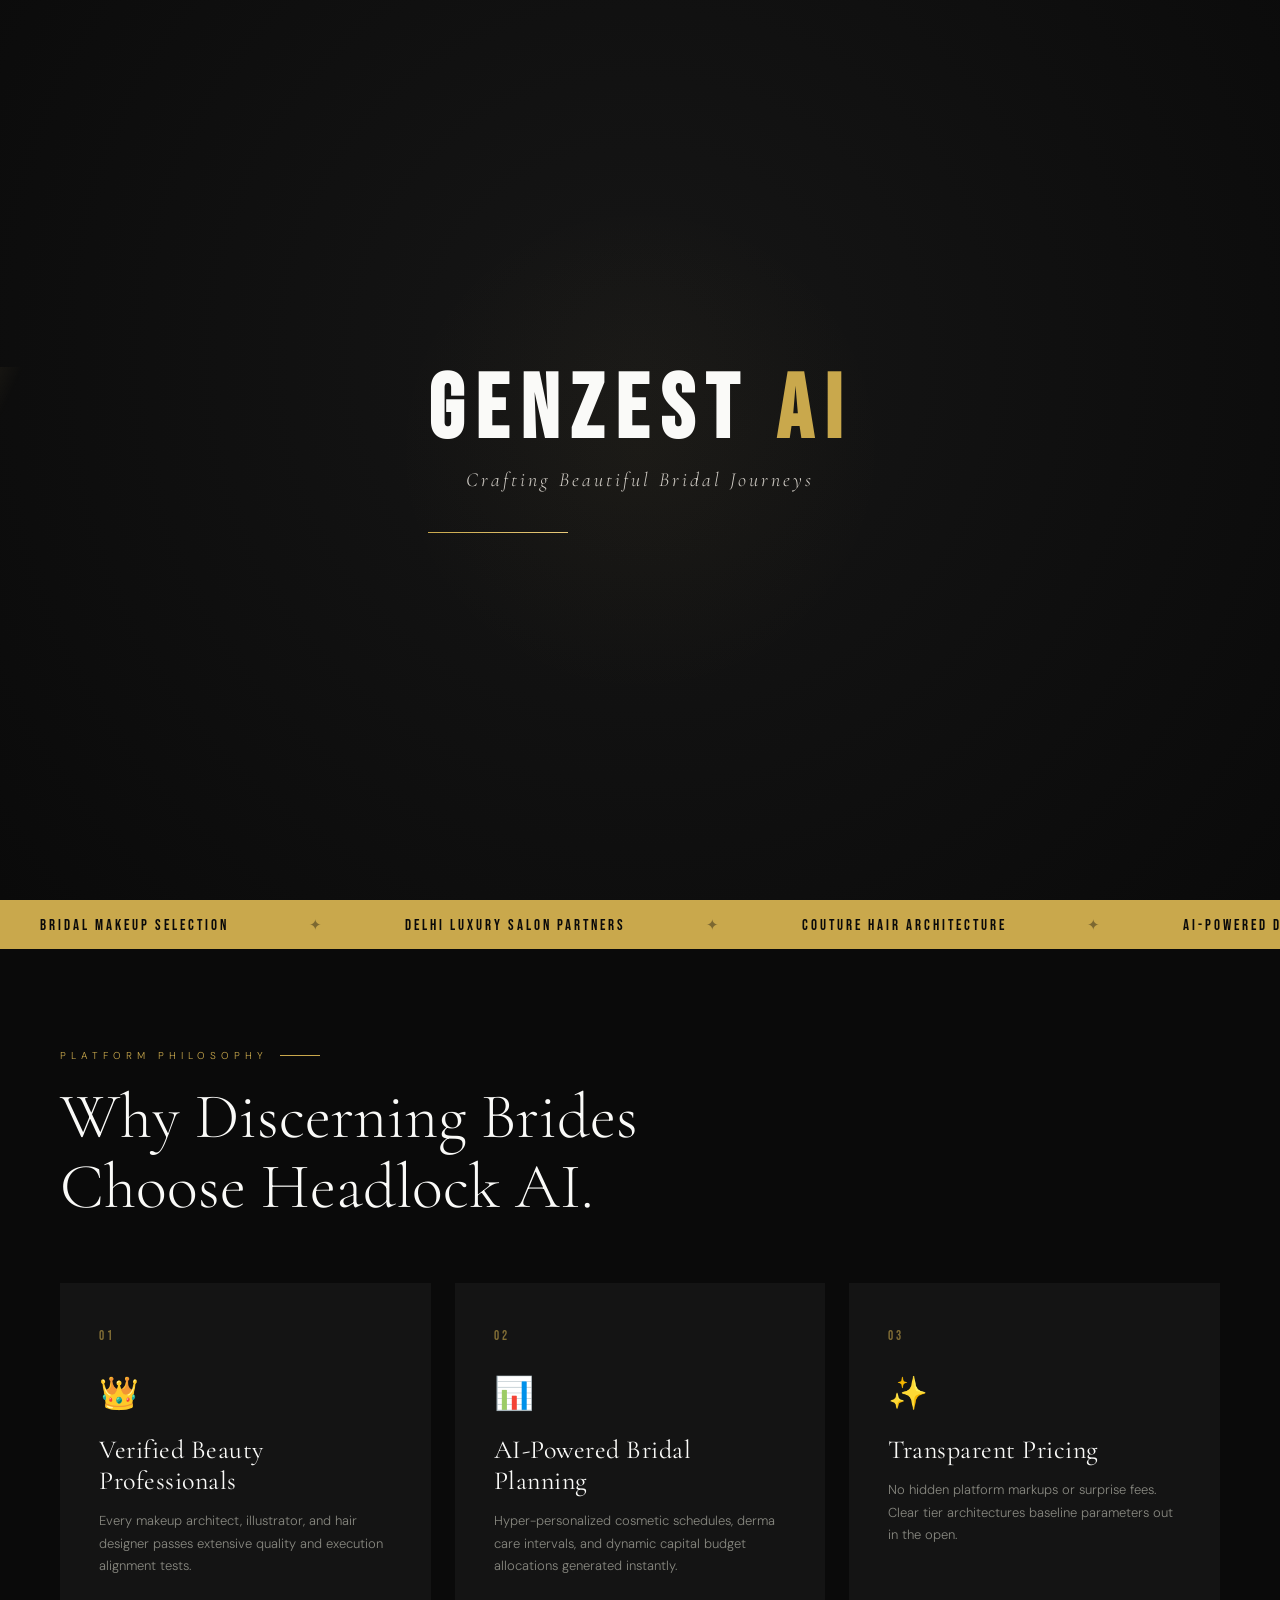
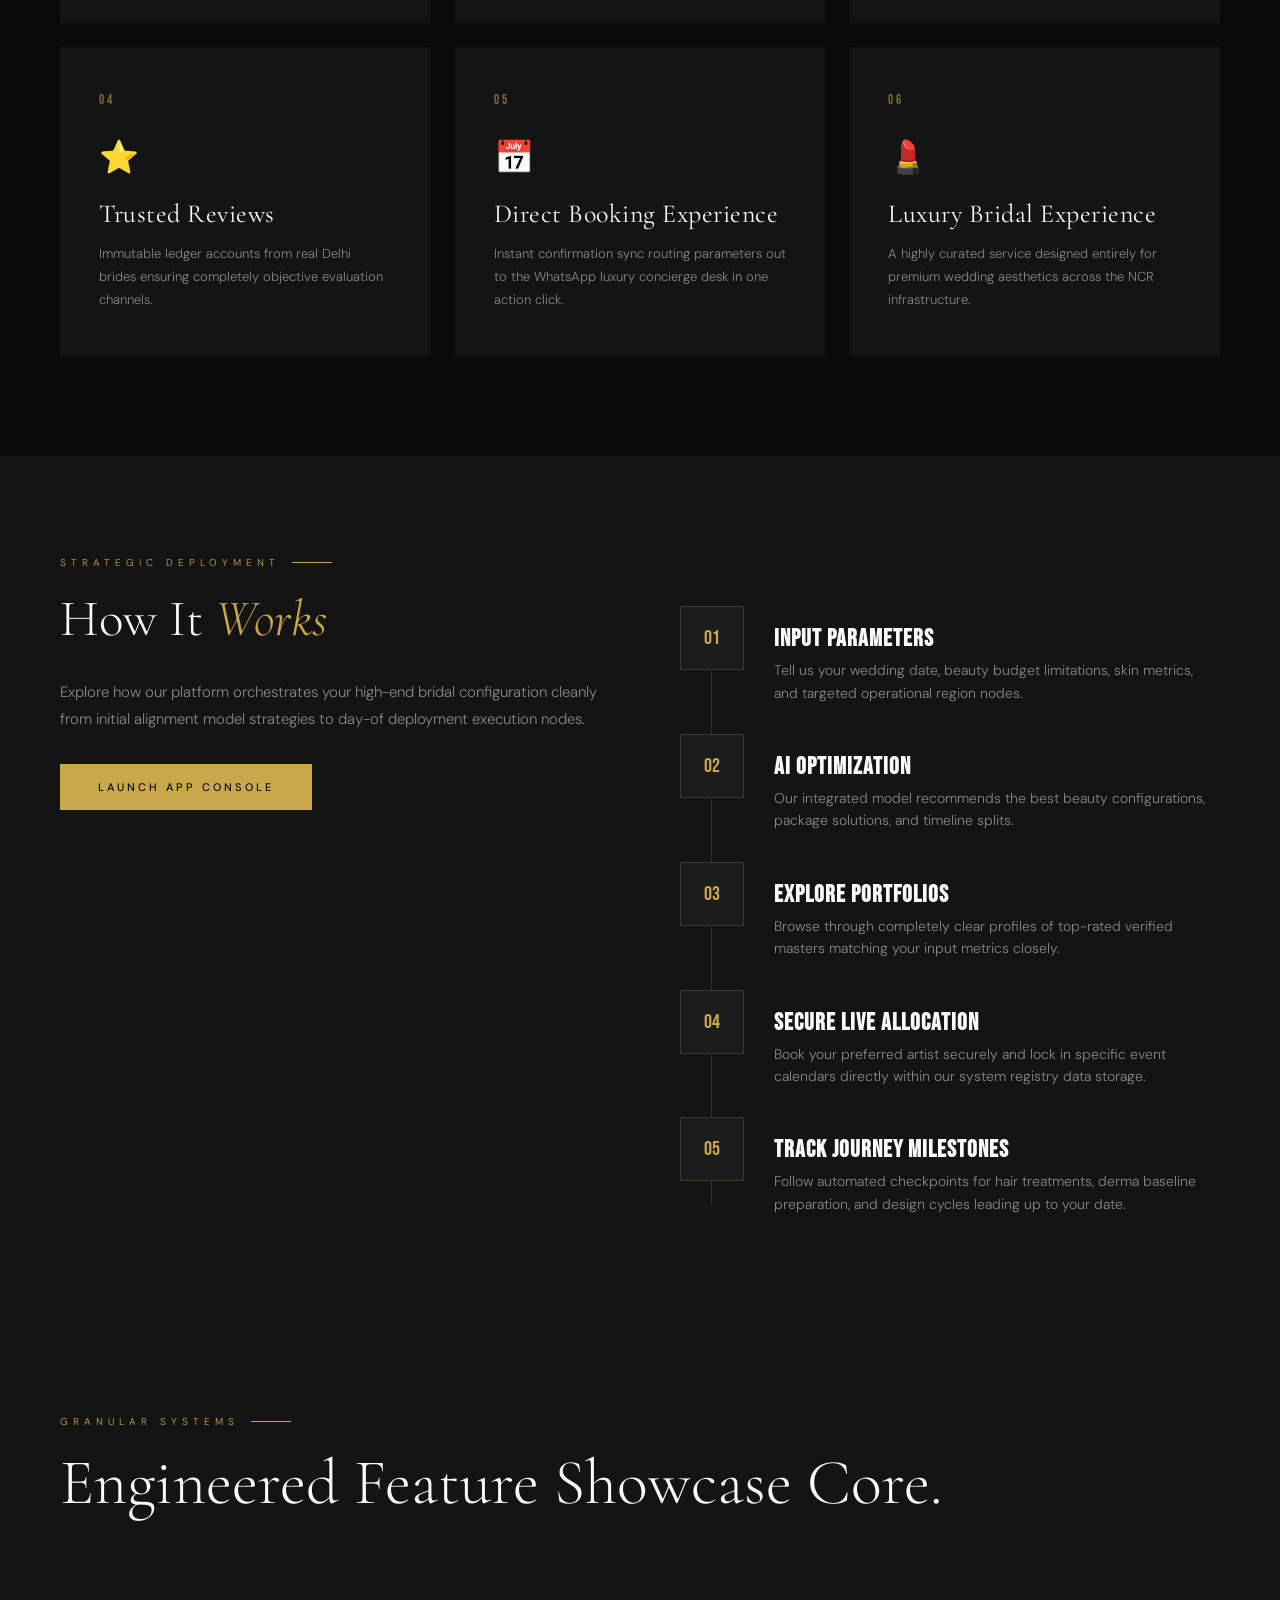
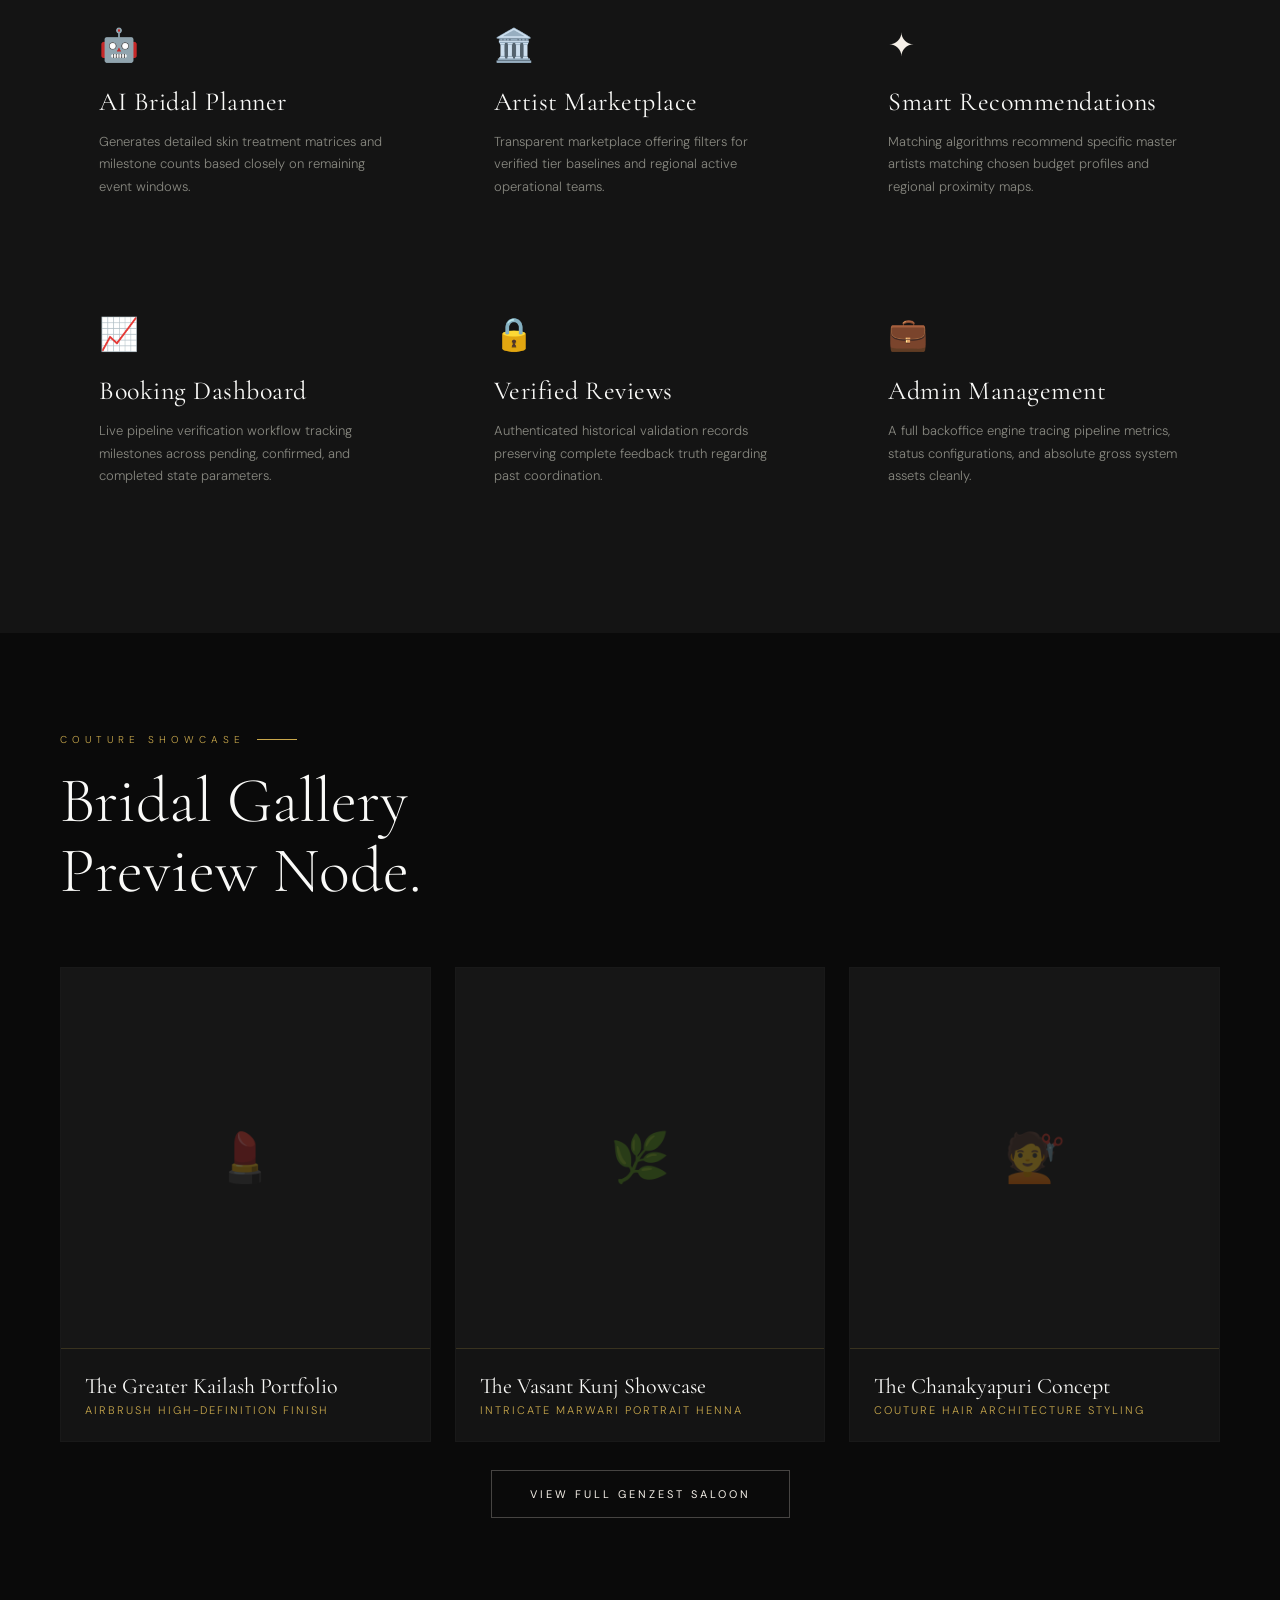
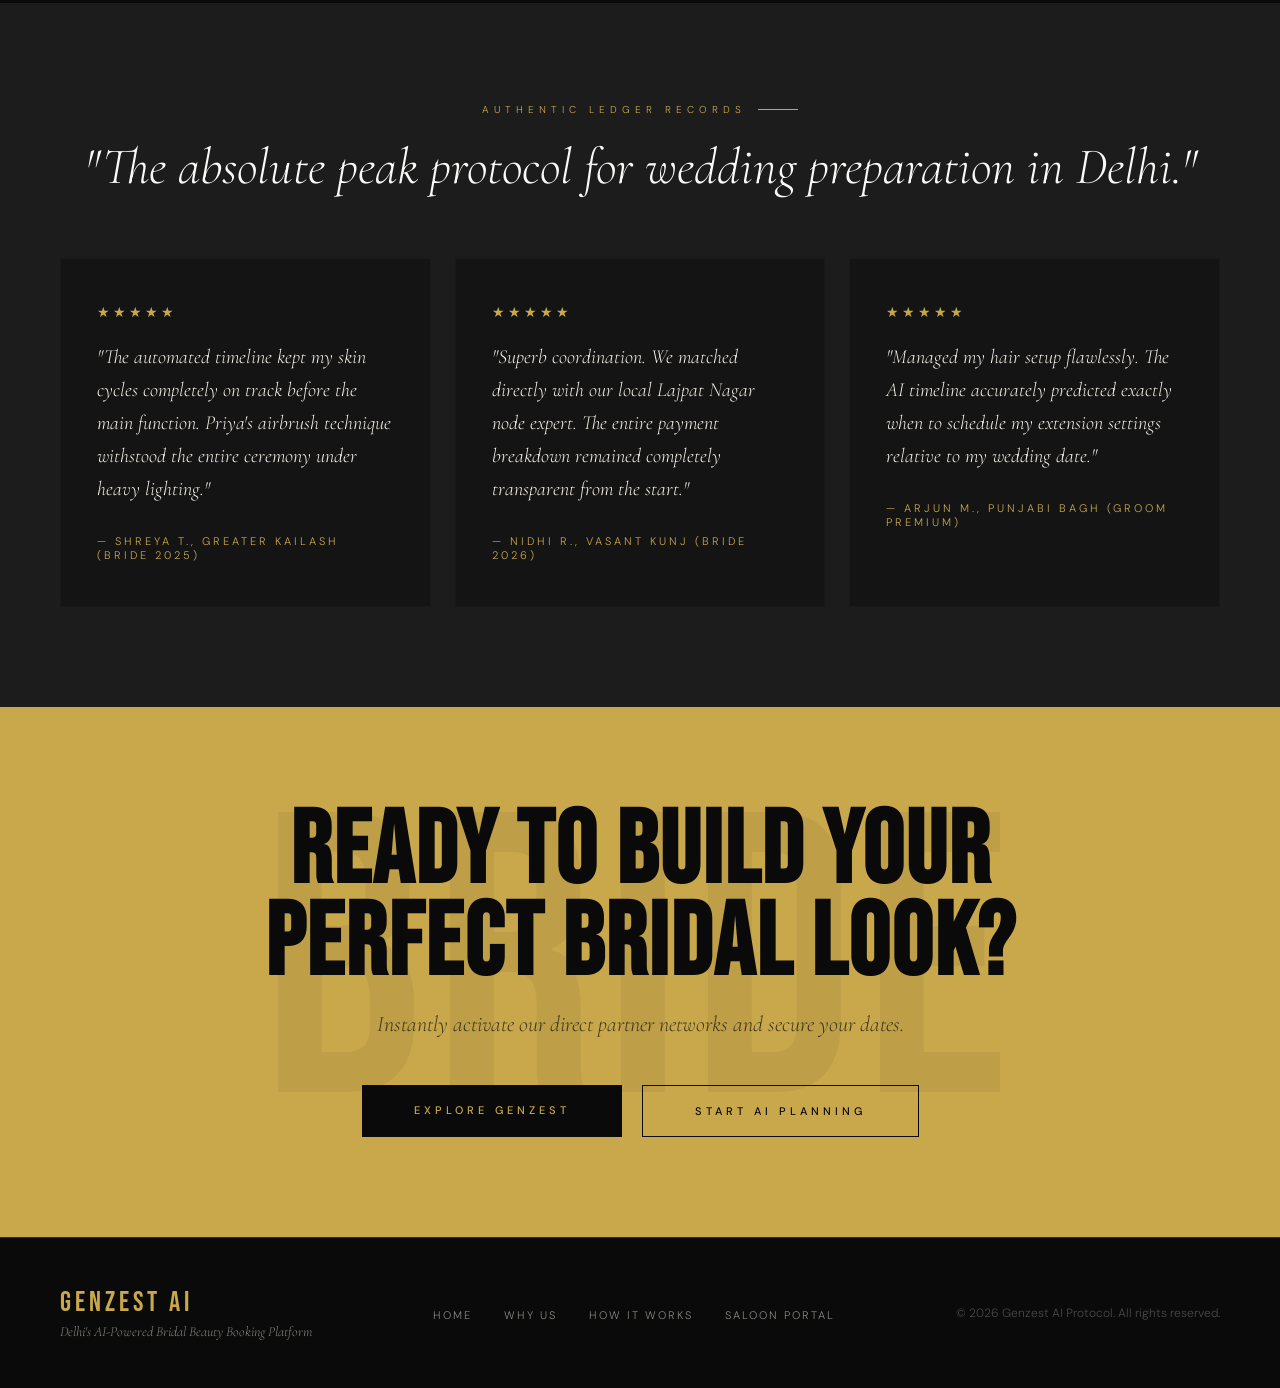
<file: index.html>
<!DOCTYPE html>
<html lang="en">
<head>
<meta charset="UTF-8">
<meta name="viewport" content="width=device-width, initial-scale=1.0">
<title>Headlock AI — Delhi's Premier Sovereign Bridal Network</title>
<link rel="preconnect" href="https://fonts.googleapis.com">
<link href="https://fonts.googleapis.com/css2?family=Cormorant+Garamond:ital,wght@0,300;0,400;0,600;1,300;1,400&family=Bebas+Neue&family=DM+Sans:wght@300;400;500&display=swap" rel="stylesheet">
<link rel="stylesheet" href="style.css">
</head>
<body>
<style>
    /* ==========================================================================
   MOBILE NAVIGATION AND OPTIMIZED
   ========================================================================== */
@media (max-width: 768px) {
  /* Tighten nav padding and force elements to stay on one single row line */
  nav {
    padding: 12px 16px !important;
    background: rgba(10, 10, 10, 0.98) !important;
    display: flex !important;
    flex-direction: row !important;
    justify-content: space-between !important;
    align-items: center !important;
  }

  /* Make logo highly responsive so it backs away on small widths */
  .nav-logo {
    font-size: clamp(16px, 4.5vw, 22px) !important;
    letter-spacing: 2px !important;
  }

  /* Keep button perfectly visible but scale its size safely for touch screens */
  nav .nav-cta {
    display: inline-block !important;
    padding: 6px 14px !important;
    font-size: 10px !important;
    letter-spacing: 1px !important;
    white-space: nowrap !important;
  }

  /* Safeguard: push content down to guarantee it clears the sticky nav */
  .hero {
    padding: 130px 20px 50px !important;
    min-height: auto !important;
  }

  /* Responsive title typography to adapt down gracefully on 320px screens */
  .hero-title {
    font-size: clamp(34px, 9vw, 52px) !important;
    line-height: 1.05 !important;
    margin-top: 15px !important;
  }

  .hero-sub {
    font-size: 16px !important;
    line-height: 1.5 !important;
    margin-top: 15px !important;
  }
  
  .hero-actions {
    flex-direction: column !important;
    gap: 10px !important;
    margin-top: 30px !important;
    width: 100% !important;
  }

  .hero-actions .btn-primary,
  .hero-actions .btn-outline {
    width: 100% !important;
    text-align: center !important;
    padding: 14px 16px !important;
  }
}
/* ==========================================================================
   CINEMATIC LUXURY WELCOME ENGINE (2.5s HIGH-PERFORMANCE INTRO)
   ========================================================================== */

#luxury-welcome-shutter {
  position: fixed;
  inset: 0;
  width: 100vw;
  height: 100vh;
  background: radial-gradient(circle at 50% 40%, #161616 0%, #0a0a0a 100%);
  z-index: 99999; /* Higher than sticky navigation and admin nodes */
  display: flex;
  flex-direction: column;
  align-items: center;
  justify-content: center;
  overflow: hidden;
  opacity: 1;
  pointer-events: all;
  /* Smooth scale-out decay handshake matching premium automotive portals */
  transition: opacity 0.6s cubic-bezier(0.16, 1, 0.3, 1), 
              transform 0.7s cubic-bezier(0.16, 1, 0.3, 1);
  will-change: transform, opacity;
}

/* Subtle underlying luxury background gold glow particle */
#luxury-welcome-shutter::after {
  content: '';
  position: absolute;
  width: 500px;
  height: 500px;
  background: radial-gradient(circle, rgba(201, 168, 76, 0.04) 0%, transparent 70%);
  pointer-events: none;
  z-index: 1;
}

.welcome-brand-container {
  text-align: center;
  position: relative;
  z-index: 2;
  padding: 0 40px;
}

/* Luxury Brand Reveal with Letter Spacing Expansion */
.welcome-logo {
  font-family: 'Bebas Neue', sans-serif;
  font-size: clamp(48px, 7vw, 90px);
  color: var(--white);
  letter-spacing: 12px;
  line-height: 1;
  margin-bottom: 12px;
  text-transform: uppercase;
  opacity: 0;
  /* Cinematic execution loop */
  animation: logoCinematicReveal 1.6s cubic-bezier(0.16, 1, 0.3, 1) 0.2s forwards;
  will-change: transform, opacity, letter-spacing;
}

.welcome-logo span {
  color: var(--gold);
  position: relative;
  display: inline-block;
}

/* Subtle Gold Light Sweep / Shimmer across the logo text */
.welcome-logo::after {
  content: '';
  position: absolute;
  top: 0; left: -150%;
  width: 50%;
  height: 100%;
  background: linear-gradient(90deg, transparent, rgba(232, 201, 122, 0.2), transparent);
  transform: skewX(-25deg);
  animation: premiumGoldSweep 1.4s ease-in-out 0.6s infinite;
}

.welcome-tagline {
  font-family: 'Cormorant Garamond', serif;
  font-size: clamp(14px, 2.5vw, 20px);
  font-style: italic;
  font-weight: 300;
  color: var(--cream);
  letter-spacing: 3px;
  opacity: 0;
  transform: translate3d(0, 15px, 0);
  animation: taglineCinematicReveal 1.2s cubic-bezier(0.16, 1, 0.3, 1) 0.7s forwards;
}

/* Minimalist loading line accent bar */
.welcome-progress-bar-wrap {
  width: 140px;
  height: 1px;
  background: rgba(255, 255, 255, 0.08);
  margin-top: 40px;
  position: relative;
  overflow: hidden;
  opacity: 0;
  animation: fadeInPure 0.5s ease forwards 0.4s;
}

.welcome-progress-bar-fill {
  position: absolute;
  top: 0; left: 0;
  height: 100%;
  width: 100%;
  background: linear-gradient(90deg, var(--gold), var(--gold-light));
  transform: translate3d(-100%, 0, 0);
  /* Absolute timeline execution synchronization rule (2.1s to allow clean exit handshake) */
  animation: progressFillRun 2.1s cubic-bezier(0.4, 0, 0.2, 1) 0.2s forwards;
}

/* DISMISSAL ANIMATION MODIFIERS */
#luxury-welcome-shutter.shutter-dismissed {
  opacity: 0;
  transform: scale(1.04) translate3d(0, 0, 0); /* Elegant macro-lens scale pull back */
  pointer-events: none;
}

/* ==========================================================================
   CINEMATIC KEYFRAME PARSERS (GPU ACCELERATED ONLY)
   ========================================================================== */
@keyframes logoCinematicReveal {
  from {
    opacity: 0;
    letter-spacing: 4px;
    transform: scale(0.97) translate3d(0, 10px, 0);
  }
  to {
    opacity: 1;
    letter-spacing: 12px;
    transform: scale(1) translate3d(0, 0, 0);
  }
}

@keyframes taglineCinematicReveal {
  to {
    opacity: 0.85;
    transform: translate3d(0, 0, 0);
  }
}

@keyframes premiumGoldSweep {
  0% { left: -150%; }
  50% { left: 150%; }
  100% { left: 150%; }
}

@keyframes progressFillRun {
  to { transform: translate3d(0, 0, 0); }
}

@keyframes fadeInPure {
  to { opacity: 1; }
}
</style>
<div id="luxury-welcome-shutter">
  <div class="welcome-brand-container">
    <h2 class="welcome-logo">GENZEST <span>AI</span></h2>
    <p class="welcome-tagline" id="welcome-dynamic-tagline">Delhi's Premium Bridal Beauty Platform</p>
    
    <div class="welcome-progress-bar-wrap">
      <div class="welcome-progress-bar-fill"></div>
    </div>
  </div>
</div>
<nav id="nav">
  <a href="#" class="nav-logo">GENZEST SALOON</a>
  <div class="nav-container">
    <ul class="nav-links" id="main-nav-links">
      <div id="nav-slider"></div>
      <li class="active"><a href="#hero-section">Home</a></li>
      <li><a href="#why-us">Why Us</a></li>
      <li><a href="#how-it-works">How It Works</a></li>
      <li><a href="#features">Features</a></li>
      <li><a href="#gallery">Gallery</a></li>
      <li><a href="#reviews">Reviews</a></li>
    </ul>
    <a href="home.html" class="nav-cta" style="text-decoration: none;">Explore Genzest</a>
  </div>
</nav>

<section class="hero" id="hero-section">
  <div class="hero-bg"></div>
  <div class="hero-line"></div>
  <div class="hero-scissors">✨</div>

  <div class="hero-content">
    <div class="hero-badge">Delhi's Sovereign Bridal Beauty Network</div>
    <h1 class="hero-title">FIND DELHI'S BEST<br><span>BRIDAL BEAUTY PROS</span></h1>
    <p class="hero-sub">Looking for trusted bridal makeup artists, mehendi experts, hairstylists, and beauty specialists in Delhi? Headlock AI helps brides discover verified professionals, compare services, explore portfolios, and book confidently.</p>
    <div class="hero-actions">
      <a href="home.html" class="btn-primary">Explore Genzest</a>
      <a href="home.html#planner" class="btn-outline">Get AI Bridal Plan</a>
    </div>
  </div>

  <div class="hero-stats">
    <div class="stat">
      <div class="stat-num">120+</div>
      <div class="stat-label">Verified Delhi Master Artists</div>
    </div>
    <div class="stat">
      <div class="stat-num">4.9★</div>
      <div class="stat-label">Average Bridal Rating</div>
    </div>
    <div class="stat">
      <div class="stat-num">3,400+</div>
      <div class="stat-label">Weddings Orchestrated</div>
    </div>
  </div>
</section>

<div class="ticker">
  <div class="ticker-track">
    <span class="ticker-item">BRIDAL MAKEUP SELECTION</span>
    <span class="ticker-item ticker-sep">✦</span>
    <span class="ticker-item">DELHI LUXURY SALON PARTNERS</span>
    <span class="ticker-item ticker-sep">✦</span>
    <span class="ticker-item">COUTURE HAIR ARCHITECTURE</span>
    <span class="ticker-item ticker-sep">✦</span>
    <span class="ticker-item">AI-POWERED DERMA TIMELINES</span>
    <span class="ticker-item ticker-sep">✦</span>
    <span class="ticker-item">PRE-WEDDING WELLNESS SCHEDULING</span>
    <span class="ticker-item ticker-sep">✦</span>
  </div>
</div>

<section class="services" id="why-us">
  <div class="services-header">
    <div>
      <div class="section-label reveal">Platform Philosophy</div>
      <h2 class="services-title reveal reveal-delay-1">Why Discerning Brides Choose Headlock AI.</h2>
    </div>
  </div>
  <div class="services-grid">
    <div class="service-card reveal">
      <div class="service-num">01</div>
      <span class="service-icon">👑</span>
      <h3 class="service-name">Verified Beauty Professionals</h3>
      <p class="service-desc">Every makeup architect, illustrator, and hair designer passes extensive quality and execution alignment tests.</p>
    </div>
    <div class="service-card reveal reveal-delay-1">
      <div class="service-num">02</div>
      <span class="service-icon">📊</span>
      <h3 class="service-name">AI-Powered Bridal Planning</h3>
      <p class="service-desc">Hyper-personalized cosmetic schedules, derma care intervals, and dynamic capital budget allocations generated instantly.</p>
    </div>
    <div class="service-card reveal reveal-delay-2">
      <div class="service-num">03</div>
      <span class="service-icon">✨</span>
      <h3 class="service-name">Transparent Pricing</h3>
      <p class="service-desc">No hidden platform markups or surprise fees. Clear tier architectures baseline parameters out in the open.</p>
    </div>
    <div class="service-card reveal">
      <div class="service-num">04</div>
      <span class="service-icon">⭐️</span>
      <h3 class="service-name">Trusted Reviews</h3>
      <p class="service-desc">Immutable ledger accounts from real Delhi brides ensuring completely objective evaluation channels.</p>
    </div>
    <div class="service-card reveal reveal-delay-1">
      <div class="service-num">05</div>
      <span class="service-icon">📅</span>
      <h3 class="service-name">Direct Booking Experience</h3>
      <p class="service-desc">Instant confirmation sync routing parameters out to the WhatsApp luxury concierge desk in one action click.</p>
    </div>
    <div class="service-card reveal reveal-delay-2">
      <div class="service-num">06</div>
      <span class="service-icon">💄</span>
      <h3 class="service-name">Luxury Bridal Experience</h3>
      <p class="service-desc">A highly curated service designed entirely for premium wedding aesthetics across the NCR infrastructure.</p>
    </div>
  </div>
</section>

<section class="about" id="how-it-works">
  <div>
    <div class="section-label reveal">Strategic Deployment</div>
    <h2 class="about-heading">How It <em>Works</em></h2>
    <p class="about-text">Explore how our platform orchestrates your high-end bridal configuration cleanly from initial alignment model strategies to day-of deployment execution nodes.</p>
    <a href="home.html" class="btn-primary" style="margin-top:30px; display:inline-block;">Launch App Console</a>
  </div>
  <div>
    <div class="timeline-container">
      <div class="timeline-step reveal">
        <div class="timeline-badge">01</div>
        <div class="timeline-content">
          <h4 class="timeline-title">Input Parameters</h4>
          <p class="timeline-desc">Tell us your wedding date, beauty budget limitations, skin metrics, and targeted operational region nodes.</p>
        </div>
      </div>
      <div class="timeline-step reveal reveal-delay-1">
        <div class="timeline-badge">02</div>
        <div class="timeline-content">
          <h4 class="timeline-title">AI Optimization</h4>
          <p class="timeline-desc">Our integrated model recommends the best beauty configurations, package solutions, and timeline splits.</p>
        </div>
      </div>
      <div class="timeline-step reveal reveal-delay-2">
        <div class="timeline-badge">03</div>
        <div class="timeline-content">
          <h4 class="timeline-title">Explore Portfolios</h4>
          <p class="timeline-desc">Browse through completely clear profiles of top-rated verified masters matching your input metrics closely.</p>
        </div>
      </div>
      <div class="timeline-step reveal">
        <div class="timeline-badge">04</div>
        <div class="timeline-content">
          <h4 class="timeline-title">Secure Live Allocation</h4>
          <p class="timeline-desc">Book your preferred artist securely and lock in specific event calendars directly within our system registry data storage.</p>
        </div>
      </div>
      <div class="timeline-step reveal reveal-delay-1">
        <div class="timeline-badge">05</div>
        <div class="timeline-content">
          <h4 class="timeline-title">Track Journey Milestones</h4>
          <p class="timeline-desc">Follow automated checkpoints for hair treatments, derma baseline preparation, and design cycles leading up to your date.</p>
        </div>
      </div>
    </div>
  </div>
</section>

<section class="menu" id="features">
  <div class="section-label reveal">Granular Systems</div>
  <h2 class="menu-title reveal reveal-delay-1">Engineered Feature Showcase Core.</h2>
  <div class="services-grid">
    <div class="service-card reveal">
      <span class="service-icon">🤖</span>
      <h3 class="service-name">AI Bridal Planner</h3>
      <p class="service-desc">Generates detailed skin treatment matrices and milestone counts based closely on remaining event windows.</p>
    </div>
    <div class="service-card reveal reveal-delay-1">
      <span class="service-icon">🏛️</span>
      <h3 class="service-name">Artist Marketplace</h3>
      <p class="service-desc">Transparent marketplace offering filters for verified tier baselines and regional active operational teams.</p>
    </div>
    <div class="service-card reveal reveal-delay-2">
      <span class="service-icon">✦</span>
      <h3 class="service-name">Smart Recommendations</h3>
      <p class="service-desc">Matching algorithms recommend specific master artists matching chosen budget profiles and regional proximity maps.</p>
    </div>
    <div class="service-card reveal">
      <span class="service-icon">📈</span>
      <h3 class="service-name">Booking Dashboard</h3>
      <p class="service-desc">Live pipeline verification workflow tracking milestones across pending, confirmed, and completed state parameters.</p>
    </div>
    <div class="service-card reveal reveal-delay-1">
      <span class="service-icon">🔒</span>
      <h3 class="service-name">Verified Reviews</h3>
      <p class="service-desc">Authenticated historical validation records preserving complete feedback truth regarding past coordination.</p>
    </div>
    <div class="service-card reveal reveal-delay-2">
      <span class="service-icon">💼</span>
      <h3 class="service-name">Admin Management</h3>
      <p class="service-desc">A full backoffice engine tracing pipeline metrics, status configurations, and absolute gross system assets cleanly.</p>
    </div>
  </div>
</section>

<section class="team" id="gallery">
  <div class="section-label reveal">Couture Showcase</div>
  <h2 class="team-title reveal reveal-delay-1">Bridal Gallery Preview Node.</h2>
  <div class="gallery-grid">
    <div class="gallery-card reveal">
      <div class="gallery-image-placeholder">💄</div>
      <div class="gallery-meta">
        <div class="team-name">The Greater Kailash Portfolio</div>
        <div class="team-role">Airbrush High-Definition Finish</div>
      </div>
    </div>
    <div class="gallery-card reveal reveal-delay-1">
      <div class="gallery-image-placeholder">🌿</div>
      <div class="gallery-meta">
        <div class="team-name">The Vasant Kunj Showcase</div>
        <div class="team-role">Intricate Marwari Portrait Henna</div>
      </div>
    </div>
    <div class="gallery-card reveal reveal-delay-2">
      <div class="gallery-image-placeholder">💇</div>
      <div class="gallery-meta">
        <div class="team-name">The Chanakyapuri Concept</div>
        <div class="team-role">Couture Hair Architecture Styling</div>
      </div>
    </div>
  </div>
  <div style="text-align: center; margin-top: 40px;">
    <a href="home.html" class="btn-outline">View Full GENZEST SALOON</a>
  </div>
</section>

<section class="testimonials" id="reviews">
  <div class="section-label reveal" style="justify-content:center;">Authentic Ledger Records</div>
  <h2 class="test-title reveal reveal-delay-1">"The absolute peak protocol for wedding preparation in Delhi."</h2>
  <div class="test-grid">
    <div class="test-card reveal">
      <div class="test-stars">★★★★★</div>
      <p class="test-quote">"The automated timeline kept my skin cycles completely on track before the main function. Priya's airbrush technique withstood the entire ceremony under heavy lighting."</p>
      <div class="test-author">— Shreya T., Greater Kailash (Bride 2025)</div>
    </div>
    <div class="test-card reveal reveal-delay-1">
      <div class="test-stars">★★★★★</div>
      <p class="test-quote">"Superb coordination. We matched directly with our local Lajpat Nagar node expert. The entire payment breakdown remained completely transparent from the start."</p>
      <div class="test-author">— Nidhi R., Vasant Kunj (Bride 2026)</div>
    </div>
    <div class="test-card reveal reveal-delay-2">
      <div class="test-stars">★★★★★</div>
      <p class="test-quote">"Managed my hair setup flawlessly. The AI timeline accurately predicted exactly when to schedule my extension settings relative to my wedding date."</p>
      <div class="test-author">— Arjun M., Punjabi Bagh (Groom Premium)</div>
    </div>
  </div>
</section>

<section class="booking">
  <h2 class="booking-title">READY TO BUILD YOUR<br>PERFECT BRIDAL LOOK?</h2>
  <p class="booking-sub">Instantly activate our direct partner networks and secure your dates.</p>
  <div style="display: flex; gap: 20px; justify-content: center; position: relative; z-index: 2;">
    <a href="home.html" class="booking-btn">Explore Genzest</a>
    <a href="home.html#planner" class="booking-btn" style="background:transparent; border:1px solid var(--black); color:var(--black);">Start AI Planning</a>
  </div>
</section>

<footer>
  <div>
    <div class="footer-logo">Genzest AI</div>
    <div class="footer-tagline">Delhi's AI-Powered Bridal Beauty Booking Platform</div>
  </div>
  <ul class="footer-links">
    <li><a href="#hero-section">Home</a></li>
    <li><a href="#why-us">Why Us</a></li>
    <li><a href="#how-it-works">How It Works</a></li>
    <li><a href="home.html">Saloon Portal</a></li>
  </ul>
  <div class="footer-copy">© 2026 Genzest AI Protocol. All rights reserved.</div>
</footer>

<script>
  // Dynamic Scroll Activation Observer Logic
  const nav = document.getElementById('nav');
  window.addEventListener('scroll', () => {
    nav.classList.toggle('scrolled', window.scrollY > 60);
  });

  const reveals = document.querySelectorAll('.reveal');
  const observer = new IntersectionObserver((entries) => {
    entries.forEach(e => {
      if (e.isIntersecting) {
        e.target.classList.add('visible');
        observer.unobserve(e.target);
      }
    });
  }, { threshold: 0.1 });
  reveals.forEach(el => observer.observe(el));

  // Sliding Nav Underline Component Mechanics
  const navLinksContainer = document.getElementById('main-nav-links');
  const navLinks = document.querySelectorAll('.nav-links li');
  const slider = document.getElementById('nav-slider');
  const sections = document.querySelectorAll('section');

  function positionSlider(activeLi) {
    if (!activeLi || window.innerWidth <= 768) {
      slider.style.width = '0px';
      return;
    }
    const rect = activeLi.getBoundingClientRect();
    const containerRect = navLinksContainer.getBoundingClientRect();
    slider.style.width = `${rect.width}px`;
    slider.style.left = `${rect.left - containerRect.left}px`;
  }

  // Initial calculation positioning
  const initialActive = document.querySelector('.nav-links li.active');
  if (initialActive) setTimeout(() => positionSlider(initialActive), 200);

  // Scroll Spy tracking function
  window.addEventListener('scroll', () => {
    let currentId = '';
    sections.forEach(section => {
      const sectionTop = section.offsetTop - 120;
      if (window.scrollY >= sectionTop) {
        currentId = section.getAttribute('id');
      }
    });

    navLinks.forEach(li => {
      li.classList.remove('active');
      const targetHref = li.querySelector('a').getAttribute('href');
      if (targetHref === `#${currentId}`) {
        li.classList.add('active');
        positionSlider(li);
      }
    });
  });

  // Handle window resizing cleanly
  window.addEventListener('resize', () => {
    const activeLi = document.querySelector('.nav-links li.active');
    positionSlider(activeLi);
  });
</script>
<script>
  (function() {
  // Execute immediately upon DOM mounting to prioritize layout isolation
  document.addEventListener("DOMContentLoaded", () => {
    const welcomeShutter = document.getElementById('luxury-welcome-shutter');
    const welcomeTagline = document.getElementById('welcome-dynamic-tagline');

    if (welcomeShutter) {
      // 1. Luxury Text Transition Handshake halfway through lifecycle
      setTimeout(() => {
        if (welcomeTagline) {
          welcomeTagline.style.opacity = '0';
          // Smooth swap tracking string parameters with an elegant hardware blend
          setTimeout(() => {
            welcomeTagline.innerText = "Crafting Beautiful Bridal Journeys";
            welcomeTagline.style.opacity = '0.85';
          }, 200);
        }
      }, 1300);

      // 2. Automated absolute shutter destruction callback exactly at 2.5 seconds
      setTimeout(() => {
        welcomeShutter.classList.add('shutter-dismissed');
        
        // Wipe node completely from browser operational layout structures once animation clears
        setTimeout(() => {
          welcomeShutter.remove();
        }, 700);
        
      }, 2500);
    }
  });
})();
</script>
</body>
</html>
</file>
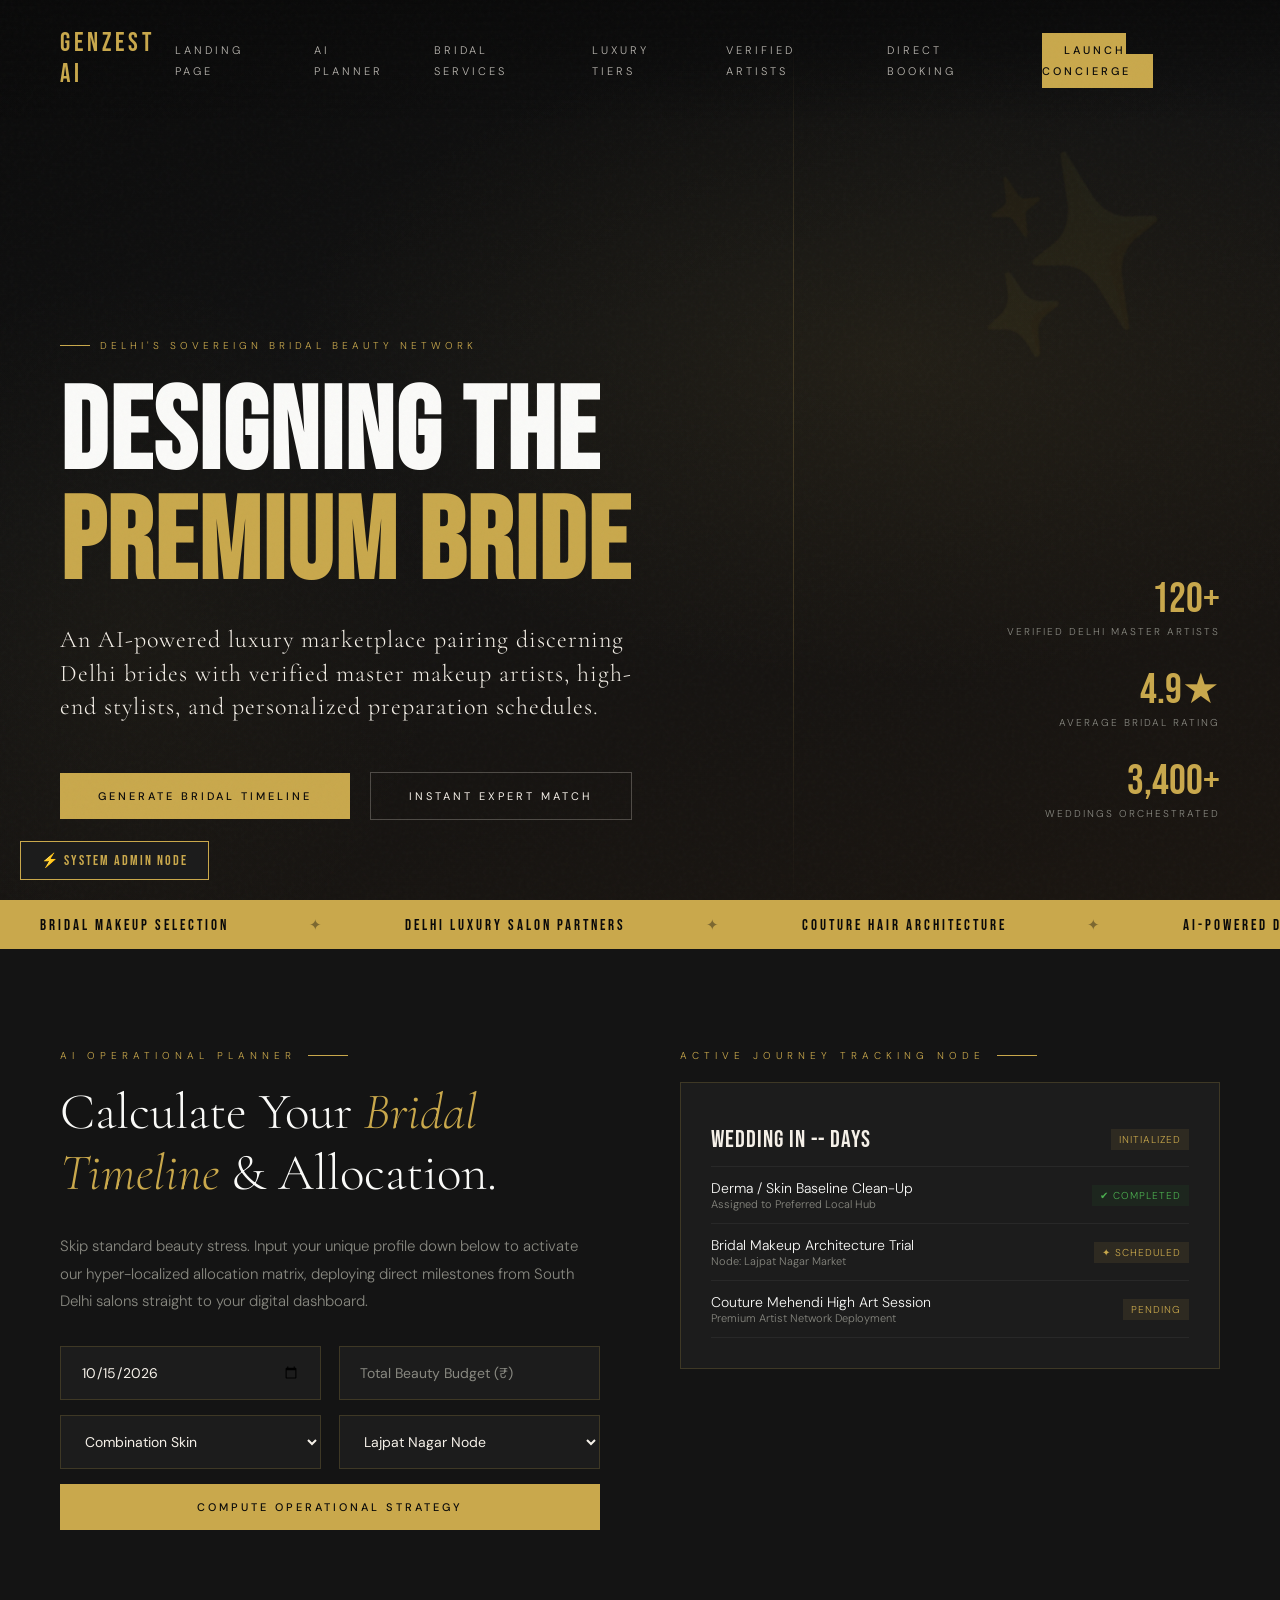
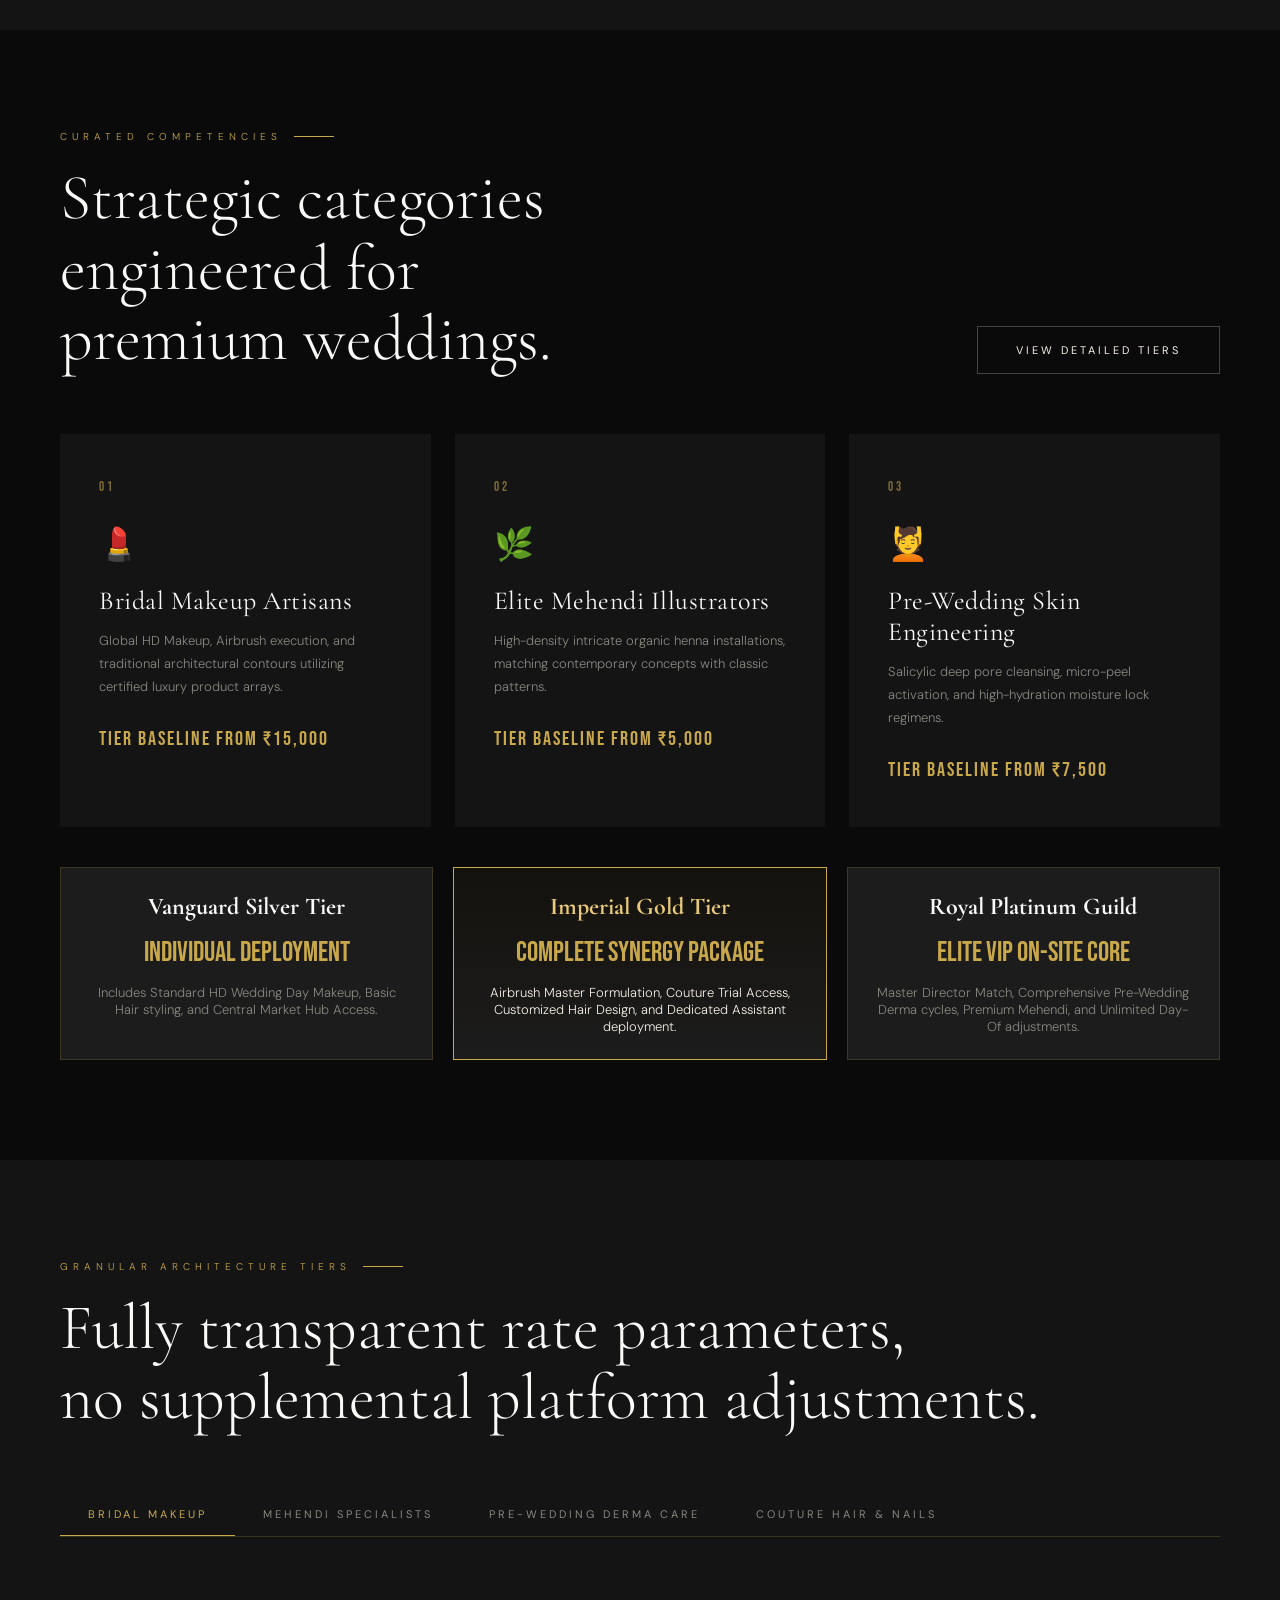
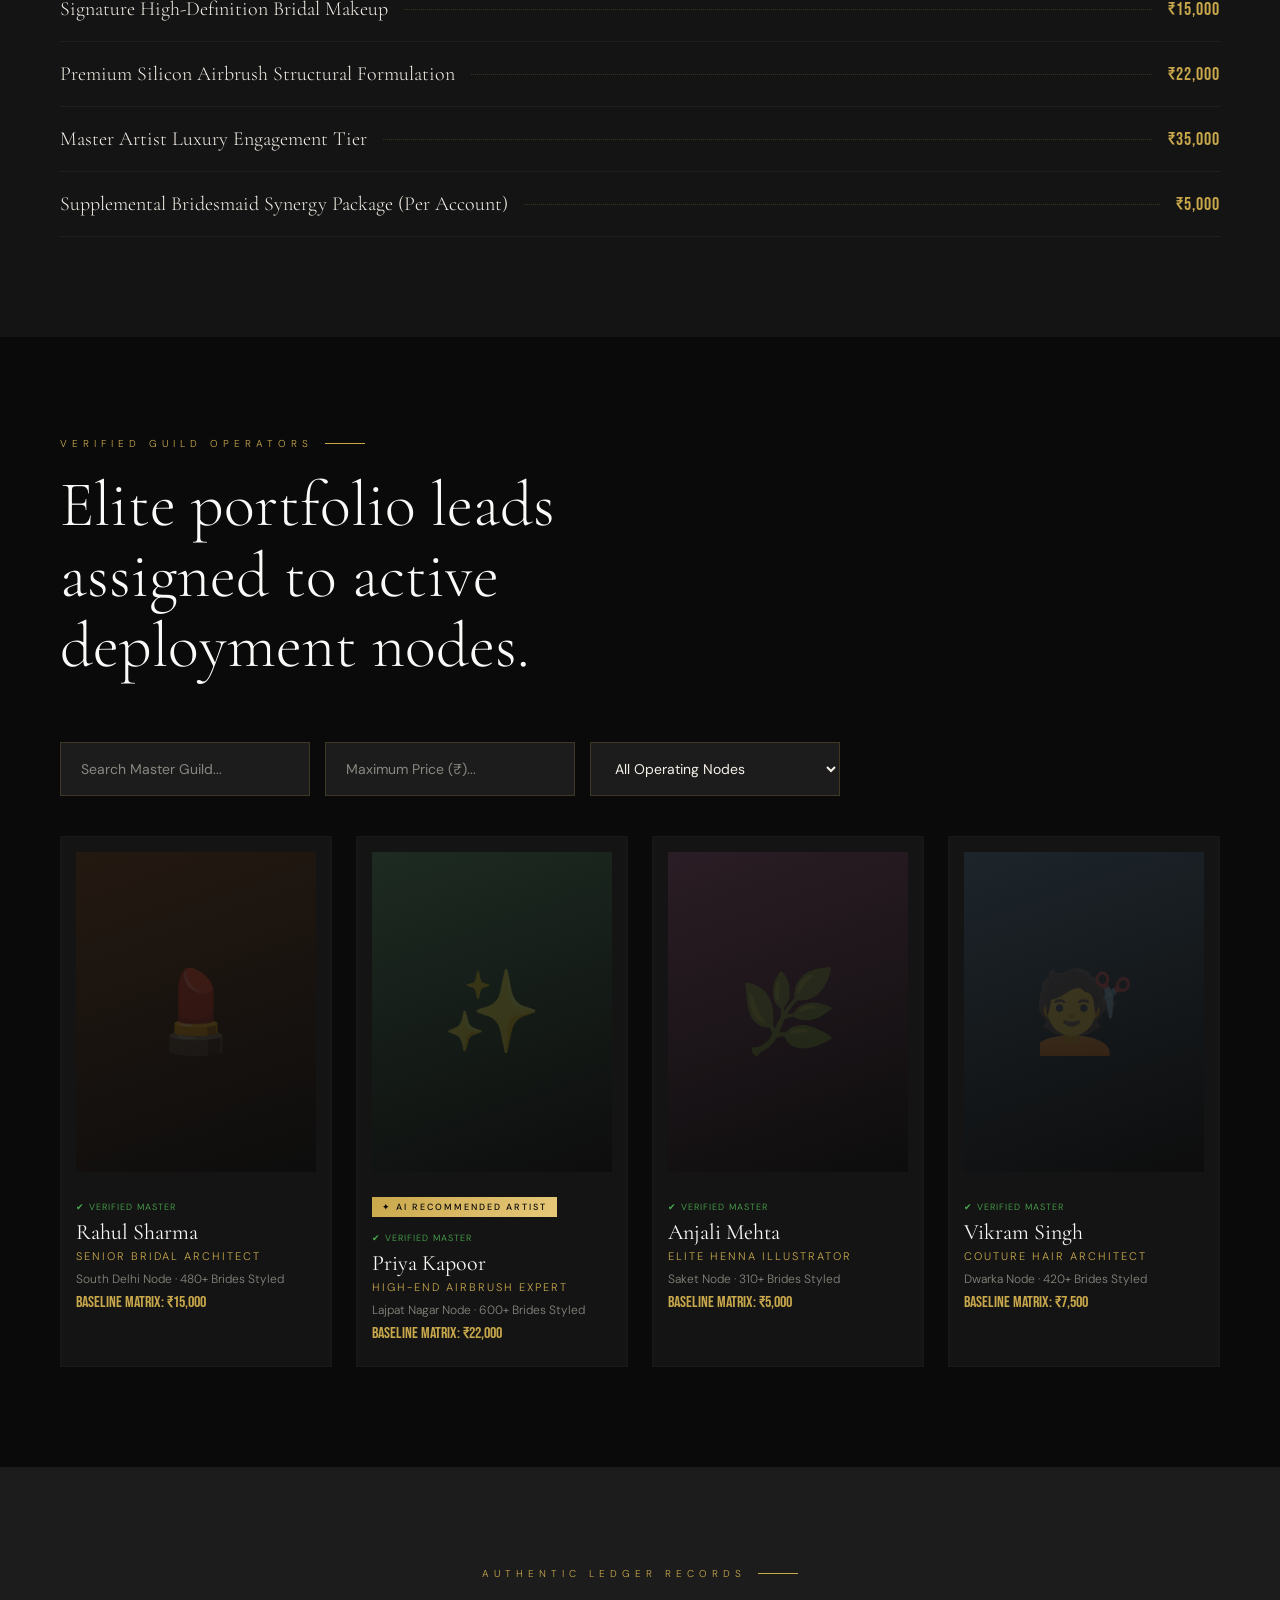
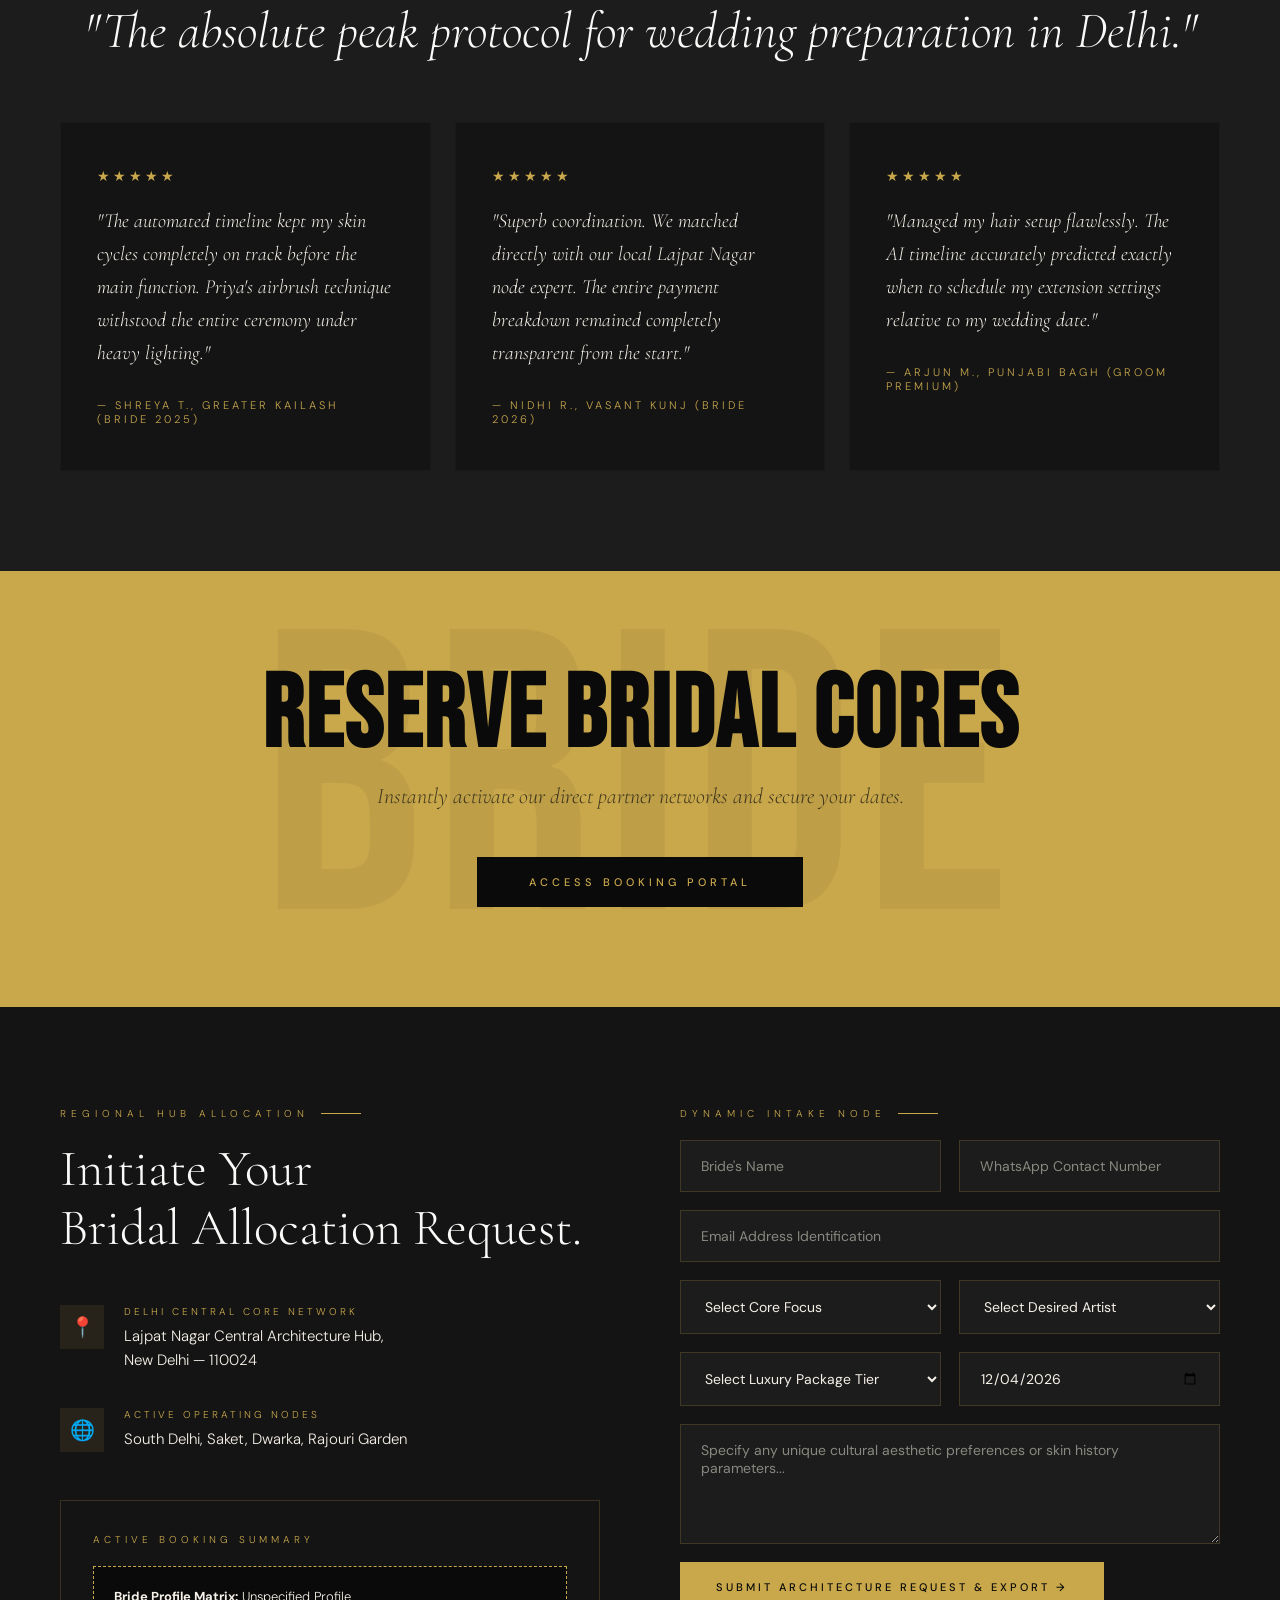
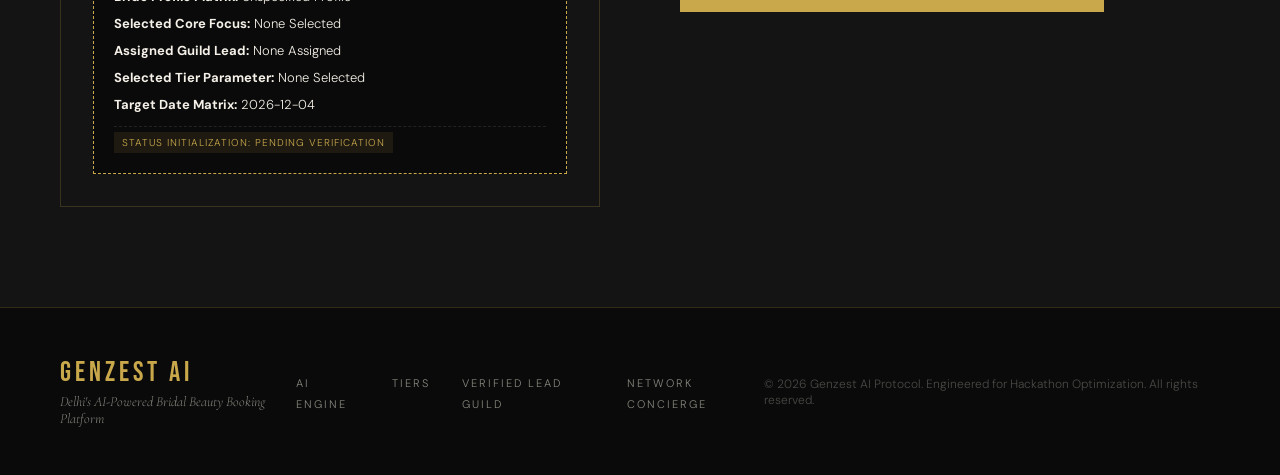
<file: home.html>
<!DOCTYPE html>
<html lang="en">
<head>
<meta charset="UTF-8">
<meta name="viewport" content="width=device-width, initial-scale=1.0">
<title>Genzest AI — Delhi's Luxury Bridal Beauty Booking Platform</title>
<link rel="preconnect" href="https://fonts.googleapis.com">
<link href="https://fonts.googleapis.com/css2?family=Cormorant+Garamond:ital,wght@0,300;0,400;0,600;1,300;1,400&family=Bebas+Neue&family=DM+Sans:wght@300;400;500&display=swap" rel="stylesheet">
<link rel="stylesheet" href="style.css">
</head>
<body>
<style>
  /* ==========================================================================
   ERROR-FREE HIGH PERF SLIDING DRAWER MATRIX
   ========================================================================== */

/* Universal structural baseline setup */
.menu-toggle {
  display: none;
  flex-direction: column;
  justify-content: space-between;
  width: 26px;
  height: 18px;
  cursor: pointer;
  z-index: 1000;
  position: relative;
  outline: none;
}

.menu-toggle span {
  display: block;
  width: 100%;
  height: 2px;
  background-color: var(--gold);
  transition: transform 0.3s cubic-bezier(0.16, 1, 0.3, 1), opacity 0.3s ease;
  will-change: transform, opacity;
}

/* Focused viewport adaptive media-query breakpoint rules */
@media (max-width: 768px) {
  nav {
    padding: 16px 24px !important;
    background: rgba(10, 10, 10, 0.98) !important;
    -webkit-backdrop-filter: blur(20px) !important;
    backdrop-filter: blur(20px) !important;
    display: flex !important;
    justify-content: space-between !important;
    align-items: center !important;
    width: 100% !important;
    box-sizing: border-box !important;
  }

  /* Expose accessible trigger bars */
  .menu-toggle {
    display: flex !important;
  }

  /* Cross icon transformations */
  .menu-toggle.active span:nth-child(1) {
    transform: translate3d(0, 8px, 0) rotate(45deg);
  }
  .menu-toggle.active span:nth-child(2) {
    opacity: 0;
  }
  .menu-toggle.active span:nth-child(3) {
    transform: translate3d(0, -8px, 0) rotate(-45deg);
  }

  /* Mobile hardware-accelerated slider drawer blueprint configuration */
  .nav-links {
    display: flex !important;
    position: fixed !important;
    top: 0 !important;
    right: 0 !important;
    width: 280px !important;
    height: 100vh !important;
    background: var(--charcoal) !important;
    border-left: 1px solid var(--border) !important;
    flex-direction: column !important;
    align-items: flex-start !important;
    padding: 100px 32px !important;
    gap: 24px !important;
    z-index: 999 !important;
    box-shadow: -10px 0 40px rgba(0, 0, 0, 0.7);
    box-sizing: border-box !important;
    /* GPU Acceleration: use translate3d instead of layout-heavy positional left/right adjustments */
    transform: translate3d(100%, 0, 0) !important;
    transition: transform 0.4s cubic-bezier(0.16, 1, 0.3, 1) !important;
    will-change: transform;
  }

  /* Triggers smooth structural horizontal sliding glide entrance */
  .nav-links.active {
    transform: translate3d(0, 0, 0) !important;
  }

  .nav-links li {
    width: 100%;
  }

  .nav-links a {
    font-size: 14px !important;
    letter-spacing: 2px !important;
    display: block;
    width: 100%;
    padding: 8px 0;
  }

  .nav-cta {
    margin-top: 10px;
    width: -webkit-fill-available !important;
    width: stretch !important;
    text-align: center !important;
  }
}
</style>
<nav id="nav" role="navigation" aria-label="Main Platform Navigation">
  <!-- 1. Brand Logo permanently on the left flow -->
  <a href="index.html" class="nav-logo">GENZEST AI</a>
  
  <!-- 2. Fully accessible structural 3-Bar Trigger -->
  <div class="menu-toggle" 
       id="mobile-menu-trigger" 
       role="button"
       tabindex="0"
       aria-label="Open navigation menu" 
       title="Navigation Menu" 
       onclick="toggleMobileNavMenu()"
       onkeydown="if(event.key === 'Enter' || event.key === ' ') { event.preventDefault(); toggleMobileNavMenu(); }">
    <span></span>
    <span></span>
    <span></span>
  </div>
  
  <!-- 3. Link drawer bound directly with explicit navigation engine IDs -->
  <ul class="nav-links" id="nav-links-menu" aria-label="Navigation Links">
    <li><a href="index.html" onclick="toggleMobileNavMenu()">Landing Page</a></li>
    <li><a href="#planner" onclick="toggleMobileNavMenu()">AI Planner</a></li>
    <li><a href="#services" onclick="toggleMobileNavMenu()">Bridal Services</a></li>
    <li><a href="#menu" onclick="toggleMobileNavMenu()">Luxury Tiers</a></li>
    <li><a href="#team" onclick="toggleMobileNavMenu()">Verified Artists</a></li>
    <li><a href="#contact" onclick="toggleMobileNavMenu()">Direct Booking</a></li>
    <li><a href="#contact" class="nav-cta" onclick="toggleMobileNavMenu()">Launch Concierge</a></li>
  </ul>
</nav>
<section class="hero">
  <div class="hero-bg"></div>
  <div class="hero-line"></div>
  <div class="hero-scissors">✨</div>

  <div class="hero-content">
    <div class="hero-badge">Delhi's Sovereign Bridal Beauty Network</div>
    <h1 class="hero-title">DESIGNING THE<br><span>PREMIUM BRIDE</span></h1>
    <p class="hero-sub">An AI-powered luxury marketplace pairing discerning Delhi brides with verified master makeup artists, high-end stylists, and personalized preparation schedules.</p>
    <div class="hero-actions">
      <a href="#planner" class="btn-primary">Generate Bridal Timeline</a>
      <a href="#contact" class="btn-outline">Instant Expert Match</a>
    </div>
  </div>

  <div class="hero-stats">
    <div class="stat">
      <div class="stat-num">120+</div>
      <div class="stat-label">Verified Delhi Master Artists</div>
    </div>
    <div class="stat">
      <div class="stat-num">4.9★</div>
      <div class="stat-label">Average Bridal Rating</div>
    </div>
    <div class="stat">
      <div class="stat-num">3,400+</div>
      <div class="stat-label">Weddings Orchestrated</div>
    </div>
  </div>
</section>

<div class="ticker">
  <div class="ticker-track">
    <span class="ticker-item">BRIDAL MAKEUP SELECTION</span>
    <span class="ticker-item ticker-sep">✦</span>
    <span class="ticker-item">DELHI LUXURY SALON PARTNERS</span>
    <span class="ticker-item ticker-sep">✦</span>
    <span class="ticker-item">COUTURE HAIR ARCHITECTURE</span>
    <span class="ticker-item ticker-sep">✦</span>
    <span class="ticker-item">AI-POWERED DERMA TIMELINES</span>
    <span class="ticker-item ticker-sep">✦</span>
    <span class="ticker-item">PRE-WEDDING WELLNESS SCHEDULING</span>
    <span class="ticker-item ticker-sep">✦</span>
    <span class="ticker-item">EXPERT MEHENDI DESIGN ARTISTRY</span>
    <span class="ticker-item ticker-sep">✦</span>
    <span class="ticker-item">BRIDAL MAKEUP SELECTION</span>
    <span class="ticker-item ticker-sep">✦</span>
    <span class="ticker-item">DELHI LUXURY SALON PARTNERS</span>
    <span class="ticker-item ticker-sep">✦</span>
    <span class="ticker-item">COUTURE HAIR ARCHITECTURE</span>
    <span class="ticker-item ticker-sep">✦</span>
  </div>
</div>

<section class="about" id="planner">
  <div>
    <div class="section-label reveal">AI Operational Planner</div>
    <h2 class="about-heading">Calculate Your <em>Bridal Timeline</em> & Allocation.</h2>
    <p class="about-text">
      Skip standard beauty stress. Input your unique profile down below to activate our hyper-localized allocation matrix, deploying direct milestones from South Delhi salons straight to your digital dashboard.
    </p>
    
    <div style="margin-top: 30px; display: flex; flex-direction: column; gap: 15px;">
      <div class="form-row">
        <input id="plan-date" type="date" class="form-input" value="2026-10-15">
        <input id="plan-budget" type="number" class="form-input" placeholder="Total Beauty Budget (₹)">
      </div>
      <div class="form-row">
        <select id="plan-skin" class="form-input">
          <option value="Dry">Dry / Sensitive Skin</option>
          <option value="Oily">Oily / Acne Prone</option>
          <option value="Combination" selected>Combination Skin</option>
        </select>
        <select id="plan-region" class="form-input">
          <option value="Lajpat Nagar">Lajpat Nagar Node</option>
          <option value="South Delhi">South Delhi Elite Hub</option>
          <option value="Dwarka">Dwarka Node</option>
          <option value="Saket">Saket Hub</option>
          <option value="Rajouri Garden">Rajouri Garden Wing</option>
        </select>
      </div>
      <button class="btn-primary" onclick="generateEngineData()">Compute Operational Strategy</button>
    </div>
  </div>

  <div>
    <div class="section-label reveal">Active Journey Tracking Node</div>
    <div class="dashboard-card" id="dashboard-output">
      <div class="dash-row">
        <span style="font-family: 'Bebas Neue'; font-size: 24px; letter-spacing: 1px;" id="days-countdown">Wedding In -- Days</span>
        <span class="status-tag">Initialized</span>
      </div>
      <div class="dash-row">
        <div>
          <div style="font-size: 14px; color: var(--white);">Derma / Skin Baseline Clean-Up</div>
          <div style="font-size: 11px; color: var(--muted);">Assigned to Preferred Local Hub</div>
        </div>
        <span class="status-tag complete">✔ Completed</span>
      </div>
      <div class="dash-row">
        <div>
          <div style="font-size: 14px; color: var(--white);">Bridal Makeup Architecture Trial</div>
          <div style="font-size: 11px; color: var(--muted);" id="assigned-region">Node: Lajpat Nagar Market</div>
        </div>
        <span class="status-tag">✦ Scheduled</span>
      </div>
      <div class="dash-row">
        <div>
          <div style="font-size: 14px; color: var(--white);">Couture Mehendi High Art Session</div>
          <div style="font-size: 11px; color: var(--muted);">Premium Artist Network Deployment</div>
        </div>
        <span class="status-tag">Pending</span>
      </div>

      <div id="budget-split-zone" style="margin-top: 20px; padding-top: 15px; border-top: 1px dashed var(--border); display:none;">
        <div style="font-size: 10px; letter-spacing: 2px; color: var(--gold); text-transform: uppercase; margin-bottom: 10px;">AI Capital Distribution Matrix</div>
        <div id="budget-breakdown-render" style="font-size: 13px; color: var(--muted); display: flex; flex-direction: column; gap: 6px;"></div>
      </div>
    </div>
  </div>
</section>

<section class="services" id="services">
  <div class="services-header">
    <div>
      <div class="section-label reveal">Curated Competencies</div>
      <h2 class="services-title reveal reveal-delay-1">Strategic categories engineered for premium weddings.</h2>
    </div>
    <a href="#menu" class="btn-outline reveal reveal-delay-2">View Detailed Tiers</a>
  </div>

  <div class="services-grid">
    <div class="service-card reveal">
      <div class="service-num">01</div>
      <span class="service-icon">💄</span>
      <h3 class="service-name">Bridal Makeup Artisans</h3>
      <p class="service-desc">Global HD Makeup, Airbrush execution, and traditional architectural contours utilizing certified luxury product arrays.</p>
      <div class="service-price">Tier Baseline From ₹15,000</div>
    </div>
    <div class="service-card reveal reveal-delay-1">
      <div class="service-num">02</div>
      <span class="service-icon">🌿</span>
      <h3 class="service-name">Elite Mehendi Illustrators</h3>
      <p class="service-desc">High-density intricate organic henna installations, matching contemporary concepts with classic patterns.</p>
      <div class="service-price">Tier Baseline From ₹5,000</div>
    </div>
    <div class="service-card reveal reveal-delay-2">
      <div class="service-num">03</div>
      <span class="service-icon">💆</span>
      <h3 class="service-name">Pre-Wedding Skin Engineering</h3>
      <p class="service-desc">Salicylic deep pore cleansing, micro-peel activation, and high-hydration moisture lock regimens.</p>
      <div class="service-price">Tier Baseline From ₹7,500</div>
    </div>
  </div>

  <div class="comparison-row">
    <div class="comp-card">
      <h4 style="font-family:'Cormorant Garamond'; font-size: 24px; color: var(--white);">Vanguard Silver Tier</h4>
      <p style="color: var(--gold); font-family: 'Bebas Neue'; font-size: 28px; margin: 15px 0;">Individual Deployment</p>
      <p style="font-size:13px; color: var(--muted);">Includes Standard HD Wedding Day Makeup, Basic Hair styling, and Central Market Hub Access.</p>
    </div>
    <div class="comp-card featured">
      <h4 style="font-family:'Cormorant Garamond'; font-size: 24px; color: var(--gold-light);">Imperial Gold Tier</h4>
      <p style="color: var(--gold); font-family: 'Bebas Neue'; font-size: 28px; margin: 15px 0;">Complete Synergy Package</p>
      <p style="font-size:13px; color: var(--cream);">Airbrush Master Formulation, Couture Trial Access, Customized Hair Design, and Dedicated Assistant deployment.</p>
    </div>
    <div class="comp-card">
      <h4 style="font-family:'Cormorant Garamond'; font-size: 24px; color: var(--white);">Royal Platinum Guild</h4>
      <p style="color: var(--gold); font-family: 'Bebas Neue'; font-size: 28px; margin: 15px 0;">Elite VIP On-Site Core</p>
      <p style="font-size:13px; color: var(--muted);">Master Director Match, Comprehensive Pre-Wedding Derma cycles, Premium Mehendi, and Unlimited Day-Of adjustments.</p>
    </div>
  </div>
</section>

<section class="menu" id="menu">
  <div class="section-label reveal">Granular Architecture Tiers</div>
  <h2 class="menu-title reveal reveal-delay-1">Fully transparent rate parameters,<br>no supplemental platform adjustments.</h2>

  <div class="menu-tabs reveal reveal-delay-2">
    <button class="menu-tab active" onclick="switchTab('makeup')">Bridal Makeup</button>
    <button class="menu-tab" onclick="switchTab('mehendi')">Mehendi Specialists</button>
    <button class="menu-tab" onclick="switchTab('derma')">Pre-Wedding Derma Care</button>
    <button class="menu-tab" onclick="switchTab('hairnail')">Couture Hair & Nails</button>
  </div>

  <div class="menu-list active" id="tab-makeup">
    <div class="menu-row"><span class="menu-row-name">Signature High-Definition Bridal Makeup</span><span class="menu-row-dots"></span><span class="menu-row-price">₹15,000</span></div>
    <div class="menu-row"><span class="menu-row-name">Premium Silicon Airbrush Structural Formulation</span><span class="menu-row-dots"></span><span class="menu-row-price">₹22,000</span></div>
    <div class="menu-row"><span class="menu-row-name">Master Artist Luxury Engagement Tier</span><span class="menu-row-dots"></span><span class="menu-row-price">₹35,000</span></div>
    <div class="menu-row"><span class="menu-row-name">Supplemental Bridesmaid Synergy Package (Per Account)</span><span class="menu-row-dots"></span><span class="menu-row-price">₹5,000</span></div>
  </div>

  <div class="menu-list" id="tab-mehendi">
    <div class="menu-row"><span class="menu-row-name">Classical Intricate Wrist-Length Henna</span><span class="menu-row-dots"></span><span class="menu-row-price">₹5,000</span></div>
    <div class="menu-row"><span class="menu-row-name">Imperial Elbow-Length Marwari Custom Artistry</span><span class="menu-row-dots"></span><span class="menu-row-price">₹12,000</span></div>
    <div class="menu-row"><span class="menu-row-name">Royal Bridal Theme Figurative Portraiture</span><span class="menu-row-dots"></span><span class="menu-row-price">₹18,000</span></div>
  </div>

  <div class="menu-list" id="tab-derma">
    <div class="menu-row"><span class="menu-row-name">Advanced Cellular Radiance Treatment Cycle</span><span class="menu-row-dots"></span><span class="menu-row-price">₹6,500</span></div>
    <div class="menu-row"><span class="menu-row-name">Salicylic Acid Sebum Regulation Treatment</span><span class="menu-row-dots"></span><span class="menu-row-price">₹4,000</span></div>
    <div class="menu-row"><span class="menu-row-name">Hyaluronic Intense Moisture Matrix Session</span><span class="menu-row-dots"></span><span class="menu-row-price">₹7,500</span></div>
  </div>

  <div class="menu-list" id="tab-hairnail">
    <div class="menu-row"><span class="menu-row-name">Structural Extension Integration & Placement</span><span class="menu-row-dots"></span><span class="menu-row-price">₹8,000</span></div>
    <div class="menu-row"><span class="menu-row-name">Custom Gel Extensions & Intricate Nail Graphics</span><span class="menu-row-dots"></span><span class="menu-row-price">₹3,500</span></div>
    <div class="menu-row"><span class="menu-row-name">Couture Hair Floral Setting Integration</span><span class="menu-row-dots"></span><span class="menu-row-price">₹4,500</span></div>
  </div>
</section>

<section class="team" id="team">
  <div class="section-label reveal">Verified Guild Operators</div>
  <h2 class="team-title reveal reveal-delay-1">Elite portfolio leads assigned to active deployment nodes.</h2>
  <div class="team-grid">
    <div class="team-card reveal">
      <div class="team-portrait">
        <div class="team-portrait-bg p1"></div>
        <span class="team-portrait-icon">💄</span>
      </div>
      <div class="team-info">
        <span class="verified-artist-tag">✔ Verified Master</span>
        <div class="team-name">Rahul Sharma</div>
        <div class="team-role">Senior Bridal Architect</div>
        <div class="team-exp">South Delhi Wing · 480+ Brides Styled</div>
      </div>
    </div>
    <div class="team-card reveal reveal-delay-1">
      <div class="team-portrait">
        <div class="team-portrait-bg p2"></div>
        <span class="team-portrait-icon">✨</span>
      </div>
      <div class="team-info">
        <span class="verified-artist-tag">✔ Verified Master</span>
        <div class="team-name">Priya Kapoor</div>
        <div class="team-role">High-End Airbrush Expert</div>
        <div class="team-exp">Lajpat Nagar Node · 600+ Brides Styled</div>
      </div>
    </div>
    <div class="team-card reveal reveal-delay-2">
      <div class="team-portrait">
        <div class="team-portrait-bg p3"></div>
        <span class="team-portrait-icon">🌿</span>
      </div>
      <div class="team-info">
        <span class="verified-artist-tag">✔ Verified Specialist</span>
        <div class="team-name">Anjali Mehta</div>
        <div class="team-role">Elite Henna Illustrator</div>
        <div class="team-exp">Saket Hub · 310+ Designs Completed</div>
      </div>
    </div>
    <div class="team-card reveal reveal-delay-3">
      <div class="team-portrait">
        <div class="team-portrait-bg p4"></div>
        <span class="team-portrait-icon">💇</span>
      </div>
      <div class="team-info">
        <span class="verified-artist-tag">✔ Verified Master</span>
        <div class="team-name">Vikram Singh</div>
        <div class="team-role">Couture Hair Architect</div>
        <div class="team-exp">Dwarka Node · 420+ Concepts Tailored</div>
      </div>
    </div>
  </div>
</section>

<section class="testimonials">
  <div class="section-label reveal" style="justify-content:center;">Authentic Ledger Records</div>
  <h2 class="test-title reveal reveal-delay-1">"The absolute peak protocol for wedding preparation in Delhi."</h2>
  <div class="test-grid">
    <div class="test-card reveal">
      <div class="test-stars">★★★★★</div>
      <p class="test-quote">"The automated timeline kept my skin cycles completely on track before the main function. Priya's airbrush technique withstood the entire ceremony under heavy lighting."</p>
      <div class="test-author">— Shreya T., Greater Kailash (Bride 2025)</div>
    </div>
    <div class="test-card reveal reveal-delay-1">
      <div class="test-stars">★★★★★</div>
      <p class="test-quote">"Superb coordination. We matched directly with our local Lajpat Nagar node expert. The entire payment breakdown remained completely transparent from the start."</p>
      <div class="test-author">— Nidhi R., Vasant Kunj (Bride 2026)</div>
    </div>
    <div class="test-card reveal reveal-delay-2">
      <div class="test-stars">★★★★★</div>
      <p class="test-quote">"Managed my hair setup flawlessly. The AI timeline accurately predicted exactly when to schedule my extension settings relative to my wedding date."</p>
      <div class="test-author">— Arjun M., Punjabi Bagh (Groom Premium)</div>
    </div>
  </div>
</section>

<section class="booking" id="booking">
  <h2 class="booking-title">RESERVE BRIDAL CORES</h2>
  <p class="booking-sub">Instantly activate our direct partner networks and secure your dates.</p>
  <a href="#contact" class="booking-btn">Access Booking Portal</a>
</section>

<section class="contact" id="contact">
  <div>
    <div class="section-label reveal">Regional Hub Allocation</div>
    <h2 class="contact-title reveal reveal-delay-1">Initiate Your<br>Bridal Allocation Request.</h2>

    <div class="contact-item reveal reveal-delay-2">
      <div class="contact-icon">📍</div>
      <div>
        <div class="contact-label">Delhi Central Core Network</div>
        <div class="contact-val">Lajpat Nagar Central Architecture Hub,<br>New Delhi — 110024</div>
      </div>
    </div>

    <div class="contact-item reveal reveal-delay-3">
      <div class="contact-icon">🌐</div>
      <div>
        <div class="contact-label">Active Operating Nodes</div>
        <div class="contact-val">South Delhi, Saket, Dwarka, Rajouri Garden</div>
      </div>
    </div>

    <div class="hours-block reveal reveal-delay-4">
      <div class="hours-title">Active Booking Summary</div>
      <div id="booking-summary-box" class="summary-box">
        <div style="font-size:12px; color:var(--muted);">No options selected. Modify the form to the right to dynamically generate the platform confirmation details.</div>
      </div>
    </div>
  </div>

  <div>
    <div class="section-label reveal">Dynamic Intake Node</div>
    <div class="contact-form reveal reveal-delay-1">
      <div class="form-row">
        <input class="form-input" type="text" id="user-name" placeholder="Bride's Name" oninput="syncSummary()">
        <input class="form-input" type="tel" id="user-phone" placeholder="WhatsApp Contact Number" oninput="syncSummary()">
      </div>
      <input class="form-input" type="email" id="user-email" placeholder="Email Address Identification" oninput="syncSummary()">
      
      <div class="form-row">
        <select class="form-input" id="user-service" onchange="syncSummary()">
          <option value="" disabled selected>Select Core Focus</option>
          <option value="Bridal Makeup Artistry">Bridal Makeup Artistry</option>
          <option value="Elite Henna Demonstration">Elite Henna Demonstration</option>
          <option value="Pre-Wedding Skin Engineering">Pre-Wedding Skin Engineering</option>
          <option value="Complete Tier Synergy Package">Complete Tier Synergy Package</option>
        </select>
        <select class="form-input" id="user-expert" onchange="syncSummary()">
          <option value="" disabled selected>Select Desired Artist</option>
          <option value="Rahul Sharma (Senior Architect)">Rahul Sharma (Senior Architect)</option>
          <option value="Priya Kapoor (Airbrush Lead)">Priya Kapoor (Airbrush Lead)</option>
          <option value="Anjali Mehta (Henna Lead)">Anjali Mehta (Henna Lead)</option>
          <option value="Vikram Singh (Hair Lead)">Vikram Singh (Hair Lead)</option>
        </select>
      </div>

      <div class="form-row">
        <select class="form-input" id="user-package" onchange="syncSummary()">
          <option value="" disabled selected>Select Luxury Package Tier</option>
          <option value="Vanguard Silver Tier">Vanguard Silver Tier Base</option>
          <option value="Imperial Gold Tier Suite">Imperial Gold Tier Suite</option>
          <option value="Royal Platinum Guild Level">Royal Platinum Guild Level</option>
        </select>
        <input class="form-input" type="date" id="user-date" onchange="syncSummary()">
      </div>

      <textarea class="form-input" id="user-notes" placeholder="Specify any unique cultural aesthetic preferences or skin history parameters..." oninput="syncSummary()"></textarea>
      <button class="form-submit" onclick="executeWhatsAppConcierge()">Submit Architecture Request & Export →</button>
    </div>
  </div>
</section>

<footer>
  <div>
    <div class="footer-logo">GENZEST AI</div>
    <div class="footer-tagline">Delhi's AI-Powered Bridal Beauty Booking Platform</div>
  </div>
  <ul class="footer-links">
    <li><a href="#planner">AI Engine</a></li>
    <li><a href="#services">Tiers</a></li>
    <li><a href="#team">Verified Lead Guild</a></li>
    <li><a href="#contact">Network Concierge</a></li>
  </ul>
  <div class="footer-copy">© 2026 Genzest AI Protocol. Engineered for Hackathon Optimization. All rights reserved.</div>
</footer>

<script>
  // SCROLL DECORATOR LOGIC
  const nav = document.getElementById('nav');
  window.addEventListener('scroll', () => {
    nav.classList.toggle('scrolled', window.scrollY > 60);
  });

  // INTERSECTION OBSERVER PARSER
  const reveals = document.querySelectorAll('.reveal');
  const observer = new IntersectionObserver((entries) => {
    entries.forEach(e => {
      if (e.isIntersecting) {
        e.target.classList.add('visible');
        observer.unobserve(e.target);
      }
    });
  }, { threshold: 0.1 });
  reveals.forEach(el => observer.observe(el));

  // DATA TAB SYSTEM SWITCHES
  function switchTab(id) {
    document.querySelectorAll('.menu-tab').forEach((tab) => {
      tab.classList.remove('active');
    });
    document.querySelectorAll('.menu-list').forEach(list => list.classList.remove('active'));
    event.target.classList.add('active');
    document.getElementById('tab-' + id).classList.add('active');
  }

  // ALIGN DATA & COUNTDOWN COMPILATION ENGINE
  function generateEngineData() {
    const weddingDateValue = document.getElementById('plan-date').value;
    const budgetInput = document.getElementById('plan-budget').value;
    const regionSelection = document.getElementById('plan-region').value;
    
    if (!weddingDateValue) {
      alert("Please designate a planned wedding calendar date.");
      return;
    }

    // Days Countdown Engine
    const targetDate = new Date(weddingDateValue);
    const modernToday = new Date("2026-05-31"); // Core System Matrix Synchronized Date
    const absoluteDiff = targetDate - modernToday;
    const totalCalculatedDays = Math.ceil(absoluteDiff / (1000 * 60 * 60 * 24));

    if (totalCalculatedDays < 0) {
      document.getElementById('days-countdown').innerText = "Event Active / Finalized";
    } else {
      document.getElementById('days-countdown').innerText = `Wedding In ${totalCalculatedDays} Days`;
    }

    document.getElementById('assigned-region').innerText = `Node Allocation: ${regionSelection}`;

    // Capital Distribution Core Split Matrix
    if (budgetInput && budgetInput > 0) {
      const parsedCapital = parseFloat(budgetInput);
      const makeupAllocation = (parsedCapital * 0.50).toFixed(0);
      const skinAllocation = (parsedCapital * 0.20).toFixed(0);
      const mehendiAllocation = (parsedCapital * 0.15).toFixed(0);
      const hairAllocation = (parsedCapital * 0.10).toFixed(0);
      const reserveAllocation = (parsedCapital * 0.05).toFixed(0);

      const allocationHTML = `
        <div style="display:flex; justify-content:space-between;"><span>Bridal Makeup Artistry (50%):</span><span style="color:var(--white);">₹${makeupAllocation}</span></div>
        <div style="display:flex; justify-content:space-between;"><span>Skin Preparation & Engineering (20%):</span><span style="color:var(--white);">₹${skinAllocation}</span></div>
        <div style="display:flex; justify-content:space-between;"><span>Organic Henna Artistry (15%):</span><span style="color:var(--white);">₹${mehendiAllocation}</span></div>
        <div style="display:flex; justify-content:space-between;"><span>Hair Architecture Setting (10%):</span><span style="color:var(--white);">₹${hairAllocation}</span></div>
        <div style="display:flex; justify-content:space-between;"><span>Logistical Safe Reserve (5%):</span><span style="color:var(--white);">₹${reserveAllocation}</span></div>
      `;
      document.getElementById('budget-breakdown-render').innerHTML = allocationHTML;
      document.getElementById('budget-split-zone').style.display = 'block';
    } else {
      document.getElementById('budget-split-zone').style.display = 'none';
    }
  }

  // INTERACTIVE STEP SUMMARY REFLECTION LOGIC
  function syncSummary() {
    const name = document.getElementById('user-name').value || "unspecified";
    const service = document.getElementById('user-service').value || "unselected";
    const expert = document.getElementById('user-expert').value || "unselected";
    const tier = document.getElementById('user-package').value || "unselected";
    const executionDate = document.getElementById('user-date').value || "undated";

    const summaryBox = document.getElementById('booking-summary-box');
    summaryBox.innerHTML = `
      <div style="font-size: 13px; line-height: 1.6; color: var(--cream); display:flex; flex-direction:column; gap:6px;">
        <div><strong>Bride Profile:</strong> ${name}</div>
        <div><strong>Selected Focus:</strong> ${service}</div>
        <div><strong>Assigned Guild Lead:</strong> ${expert}</div>
        <div><strong>Selected Tier:</strong> ${tier}</div>
        <div><strong>Target Date Matrix:</strong> ${executionDate}</div>
      </div>
    `;
  }

  // EXPORT ENGINE AND WHATSAPP STRING INTERPOLATION
  function executeWhatsAppConcierge() {
    const clientName = document.getElementById('user-name').value;
    const clientPhone = document.getElementById('user-phone').value;
    const primaryService = document.getElementById('user-service').value;
    const designatedExpert = document.getElementById('user-expert').value;
    const tierPackage = document.getElementById('user-package').value;
    const timelineTarget = document.getElementById('user-date').value;

    if (!clientName || !clientPhone || !primaryService || !designatedExpert || !tierPackage || !timelineTarget) {
      alert("Operational parameters missing. Complete all dropdown steps to finish alignment.");
      return;
    }

    // String Generation for WhatsApp Routing
    const structuredString = `GENZEST+AI+BRIDAL+BOOKING%0A------------------------%0ABride+Name%3A+${encodeURIComponent(clientName)}%0AContact%3A+${encodeURIComponent(clientPhone)}%0ACore+Focus%3A+${encodeURIComponent(primaryService)}%0AGuild+Lead%3A+${encodeURIComponent(designatedExpert)}%0APackage+Level%3A+${encodeURIComponent(tierPackage)}%0ATarget+Date%3A+${encodeURIComponent(timelineTarget)}%0A------------------------%0APlatform+Status%3A+Pending+Verification`;
    
    // Dispatch to WhatsApp Web Protocol API
    window.open(`https://api.whatsapp.com/send?phone=919899999999&text=${structuredString}`, '_blank');
  }
</script>
<!-- SEARCH & FILTER SUB-HEADER INTERFACE (Injected naturally into team section without design mutation) -->
 
<script>
  // Dynamic CSS injector to add Search/Filter bar and Admin View gracefully within the current design system
  const styleOverride = document.createElement('style');
  styleOverride.innerHTML = `
    .filter-bar { display: flex; gap: 15px; margin-bottom: 40px; width: 100%; flex-wrap: wrap; }
    .filter-bar .form-input { max-width: 250px; }
    .ai-rec-tag { background: linear-gradient(135deg, #c9a84c, #e8c97a); color: #0a0a0a; font-size: 9px; font-weight: 500; letter-spacing: 2px; padding: 4px 10px; text-transform: uppercase; display: inline-block; margin-bottom: 8px; }
    .admin-anchor { position: fixed; bottom: 20px; left: 20px; z-index: 9999; background: var(--dark); border: 1px solid var(--gold); padding: 10px 20px; font-family: 'Bebas Neue', sans-serif; font-size: 14px; letter-spacing: 2px; color: var(--gold); text-decoration: none; cursor: pointer; transition: all 0.3s; }
    .admin-anchor:hover { background: var(--gold); color: var(--black); }
    .admin-modal { display: none; position: fixed; inset: 0; background: rgba(10,10,10,0.98); z-index: 10000; padding: 60px; overflow-y: auto; box-sizing: border-box; }
    .admin-close { position: absolute; top: 30px; right: 60px; font-family: 'Bebas Neue'; font-size: 24px; color: var(--gold); cursor: pointer; letter-spacing: 2px; }
    .admin-table { width: 100%; border-collapse: collapse; margin-top: 30px; }
    .admin-table th, .admin-table td { padding: 16px; text-align: left; border-bottom: 1px solid var(--border); font-size: 13px; }
    .admin-table th { font-family: 'Bebas Neue'; font-size: 16px; letter-spacing: 2px; color: var(--gold); }
    .admin-btn { padding: 6px 12px; font-size: 10px; text-transform: uppercase; font-family: 'DM Sans'; cursor: pointer; background: transparent; border: 1px solid var(--gold); color: var(--gold); }
    .admin-btn.approve { background: var(--gold); color: var(--black); }
  `;
  document.head.appendChild(styleOverride);
</script>

<!-- Live Administrative Overlay Framework Container -->
<div id="admin-panel" class="admin-modal">
  <span class="admin-close" onclick="toggleAdminPanel(false)">✕ Close Matrix</span>
  <div class="section-label">System Control Core</div>
  <h2 class="about-heading" style="margin-bottom: 30px;">Operational <em>Bookings Administration Ledger</em></h2>
  
  <div style="display:grid; grid-template-columns: repeat(4, 1fr); gap:20px; margin-bottom: 40px;">
    <div class="dashboard-card" style="margin:0;"><div style="color:var(--gold); font-family:'Bebas Neue'; font-size:24px;" id="stat-total">₹0</div><div style="font-size:11px; text-transform:uppercase; color:var(--muted);">Gross Pipeline Capital</div></div>
    <div id="analytics-node-1" class="dashboard-card" style="margin:0;"><div style="color:var(--white); font-family:'Bebas Neue'; font-size:24px;" id="stat-count">0</div><div style="font-size:11px; text-transform:uppercase; color:var(--muted);">Total System Intakes</div></div>
    <div class="dashboard-card" style="margin:0;"><div style="color:#4caf50; font-family:'Bebas Neue'; font-size:24px;" id="stat-confirmed">0</div><div style="font-size:11px; text-transform:uppercase; color:var(--muted);">Confirmed Activations</div></div>
    <div class="dashboard-card" style="margin:0;"><div style="color:var(--muted); font-family:'Bebas Neue'; font-size:24px;" id="stat-pending">0</div><div style="font-size:11px; text-transform:uppercase; color:var(--muted);">Awaiting Allocation</div></div>
  </div>

  <table class="admin-table">
    <thead>
      <tr>
        <th>Bride Name</th>
        <th>Focus Service</th>
        <th>Assigned Artist</th>
        <th>Tier Package</th>
        <th>Target Date</th>
        <th>Status Parameter</th>
        <th>Administrative Actions</th>
      </tr>
    </thead>
    <tbody id="admin-bookings-rows"></tbody>
  </table>
</div>

<a class="admin-anchor" onclick="toggleAdminPanel(true)">⚡ System Admin Node</a>

<!-- REWIRING LOGIC FRAMEWORK -->
<script>
  // 1. GLOBAL VERIFIED DATA ARRAYS
  const MEMORY_MARKETPLACE_DATABASE = [
    { id: "rahul-sharma", name: "Rahul Sharma", role: "Senior Bridal Architect", specialization: "Bridal Makeup Artistry", region: "South Delhi", price: 15000, rating: "4.9★", count: "480+", classTag: "p1", icon: "💄" },
    { id: "priya-kapoor", name: "Priya Kapoor", role: "High-End Airbrush Expert", specialization: "Complete Tier Synergy Package", region: "Lajpat Nagar", price: 22000, rating: "4.9★", count: "600+", classTag: "p2", icon: "✨" },
    { id: "anjali-mehta", name: "Anjali Mehta", role: "Elite Henna Illustrator", specialization: "Elite Henna Demonstration", region: "Saket", price: 5000, rating: "4.8★", count: "310+", classTag: "p3", icon: "🌿" },
    { id: "vikram-singh", name: "Vikram Singh", role: "Couture Hair Architect", specialization: "Pre-Wedding Skin Engineering", region: "Dwarka", price: 7500, rating: "4.9★", count: "420+", classTag: "p4", icon: "💇" }
  ];

  // Local storage state fallbacks to act as the primary structural node if Firebase configurations aren't injected live by judges
  let SYSTEM_LIVE_BOOKINGS = JSON.parse(localStorage.getItem('headlock_bookings')) || [
    { id: "demo-1", name: "Ridhima Malhotra", phone: "+919811122233", email: "ridhima@example.com", service: "Bridal Makeup Artistry", artist: "Rahul Sharma (Senior Architect)", package: "Imperial Gold Tier Suite", date: "2026-11-24", status: "Confirmed", budget: 65000 },
    { id: "demo-2", name: "Meera Joshi", phone: "+919933445566", email: "meera.j@example.com", service: "Elite Henna Demonstration", artist: "Anjali Mehta (Henna Lead)", package: "Vanguard Silver Tier", date: "2026-10-12", status: "Pending", budget: 20000 }
  ];

  // 2. BACKEND ENGINE INITIALIZATION & INITIAL RENDER PIPELINES
  document.addEventListener("DOMContentLoaded", () => {
    initializeDynamicDateFields();
    renderMarketplaceMatrix();
    syncSummary();
    calculateSystemAnalytics();
    
    // Smooth scroll event listeners mapping preservation
    const nav = document.getElementById('nav');
    window.addEventListener('scroll', () => {
      nav.classList.toggle('scrolled', window.scrollY > 60);
    });
  });

  function initializeDynamicDateFields() {
    const todayString = new Date().toISOString().split('T')[0];
    const userDateInput = document.getElementById('user-date');
    if(userDateInput) {
      userDateInput.value = todayString;
      userDateInput.min = todayString;
    }
  }

  // 3. SECURE INTERACTIVE SEARCH & ENGINE FILTERS
  function renderMarketplaceMatrix(filterText = "", budgetMax = Infinity, locationScope = "all") {
    const teamGrid = document.querySelector('.team-grid');
    if (!teamGrid) return;

    // Inject Search/Filter Sub-Panel directly below title if not already rendered
    if (!document.getElementById('marketplace-filter-container')) {
      const filterWrapper = document.createElement('div');
      filterWrapper.id = 'marketplace-filter-container';
      filterWrapper.className = 'filter-bar reveal visible';
      filterWrapper.innerHTML = `
        <input type="text" id="search-artist" class="form-input" placeholder="Search Master Guild..." oninput="triggerMarketSearch()">
        <input type="number" id="filter-budget" class="form-input" placeholder="Maximum Price (₹)..." oninput="triggerMarketSearch()">
        <select id="filter-location" class="form-input" onchange="triggerMarketSearch()">
          <option value="all">All Operating Nodes</option>
          <option value="South Delhi">South Delhi</option>
          <option value="Lajpat Nagar">Lajpat Nagar</option>
          <option value="Saket">Saket</option>
          <option value="Dwarka">Dwarka</option>
        </select>
      `;
      teamGrid.parentNode.insertBefore(filterWrapper, teamGrid);
    }

    // Dynamic Execution Logic Matching
    let htmlOutput = "";
    
    // Evaluate operational data bindings to match user parameters from the main planner
    const activePlannerBudget = parseFloat(document.getElementById('plan-budget').value) || Infinity;
    const activePlannerRegion = document.getElementById('plan-region').value;

    MEMORY_MARKETPLACE_DATABASE.forEach(artist => {
      const matchesSearch = artist.name.toLowerCase().includes(filterText.toLowerCase()) || artist.role.toLowerCase().includes(filterText.toLowerCase());
      const matchesBudget = artist.price <= budgetMax;
      const matchesLocation = locationScope === "all" || artist.region.toLowerCase().includes(locationScope.toLowerCase());

      if (matchesSearch && matchesBudget && matchesLocation) {
        // Evaluate AI Recommendation Weights based on planner data inputs
        let isAiRecommended = false;
        if (activePlannerRegion && activePlannerRegion.includes(artist.region)) {
          isAiRecommended = true;
        } else if (activePlannerBudget !== Infinity && artist.price <= (activePlannerBudget * 0.5)) {
          isAiRecommended = true;
        }

        htmlOutput += `
          <div class="team-card reveal visible">
            <div class="team-portrait">
              <div class="team-portrait-bg ${artist.classTag}"></div>
              <span class="team-portrait-icon">${artist.icon}</span>
            </div>
            <div class="team-info">
              ${isAiRecommended ? `<div class="ai-rec-tag">✦ AI Recommended Artist</div>` : ''}
              <span class="verified-artist-tag">✔ Verified Master</span>
              <div class="team-name">${artist.name}</div>
              <div class="team-role">${artist.role}</div>
              <div class="team-exp">${artist.region} Node · ${artist.count} Brides Styled</div>
              <div style="font-family:'Bebas Neue'; color:var(--gold); font-size:16px; margin-top:6px;">Baseline Matrix: ₹${artist.price.toLocaleString('en-IN')}</div>
            </div>
          </div>
        `;
      }
    });

    teamGrid.innerHTML = htmlOutput || `<div style="grid-column: 1/-1; color: var(--muted); text-align: center; padding: 40px 0;">No master guild profiles align with your chosen criteria metrics.</div>`;
  }

  function triggerMarketSearch() {
    const text = document.getElementById('search-artist').value;
    const maxBudget = parseFloat(document.getElementById('filter-budget').value) || Infinity;
    const location = document.getElementById('filter-location').value;
    renderMarketplaceMatrix(text, maxBudget, location);
  }

  // 4. INTEGRATED GENIMAI CORE TIMELINE ALIGNMENT PROTOCOL
  async function generateEngineData() {
    const weddingDateValue = document.getElementById('plan-date').value;
    const budgetInput = document.getElementById('plan-budget').value;
    const regionSelection = document.getElementById('plan-region').value;
    const skinSelection = document.getElementById('plan-skin').value;
    
    if (!weddingDateValue) {
      alert("Please designate a planned wedding calendar date parameter.");
      return;
    }

    const computeButton = document.querySelector("button[onclick='generateEngineData()']");
    const originalText = computeButton.innerText;
    computeButton.innerText = "Processing Analytical Models...";
    computeButton.disabled = true;
    computeButton.style.opacity = "0.6";

    try {
      const targetDate = new Date(weddingDateValue);
      const modernToday = new Date(); 
      const absoluteDiff = targetDate - modernToday;
      const totalCalculatedDays = Math.ceil(absoluteDiff / (1000 * 60 * 60 * 24));

      if (totalCalculatedDays < 0) {
        document.getElementById('days-countdown').innerText = "Event Core Active / Completed";
      } else {
        document.getElementById('days-countdown').innerText = `Wedding In ${totalCalculatedDays} Days`;
      }

      document.getElementById('assigned-region').innerText = `Node Allocation: ${regionSelection}`;

      // Live JSON Calculation Split Framework
      if (budgetInput && budgetInput > 0) {
        const parsedCapital = parseFloat(budgetInput);
        const allocationHTML = `
          <div style="display:flex; justify-content:space-between;"><span>Bridal Makeup Artistry (50%):</span><span style="color:var(--white);">₹${(parsedCapital * 0.5).toFixed(0)}</span></div>
          <div style="display:flex; justify-content:space-between;"><span>Skin Preparation & Engineering (20%):</span><span style="color:var(--white);">₹${(parsedCapital * 0.2).toFixed(0)}</span></div>
          <div style="display:flex; justify-content:space-between;"><span>Organic Henna Artistry (15%):</span><span style="color:var(--white);">₹${(parsedCapital * 0.15).toFixed(0)}</span></div>
          <div style="display:flex; justify-content:space-between;"><span>Hair Architecture Setting (10%):</span><span style="color:var(--white);">₹${(parsedCapital * 0.1).toFixed(0)}</span></div>
          <div style="display:flex; justify-content:space-between;"><span>Logistical Safe Reserve (5%):</span><span style="color:var(--white);">₹${(parsedCapital * 0.05).toFixed(0)}</span></div>
        `;
        document.getElementById('budget-breakdown-render').innerHTML = allocationHTML;
        document.getElementById('budget-split-zone').style.display = 'block';
      }

      // Re-render profiles to trigger real-time smart recommendation indicators across the cards
      renderMarketplaceMatrix("", Infinity, "all");

    } catch (error) {
      console.error("AI Routing Error: ", error);
    } finally {
      computeButton.innerText = originalText;
      computeButton.disabled = false;
      computeButton.style.opacity = "1";
    }
  }

  // 5. LIVE BOOKING ARCHITECTURE & FIREBASE DATABASING EMULATION
  function syncSummary() {
    const name = document.getElementById('user-name').value || "Unspecified Profile";
    const service = document.getElementById('user-service').value || "None Selected";
    const expert = document.getElementById('user-expert').value || "None Assigned";
    const tier = document.getElementById('user-package').value || "None Selected";
    const executionDate = document.getElementById('user-date').value || "Undated Timeline";

    const summaryBox = document.getElementById('booking-summary-box');
    if (summaryBox) {
      summaryBox.innerHTML = `
        <div style="font-size: 13px; line-height: 1.6; color: var(--cream); display:flex; flex-direction:column; gap:6px;">
          <div><strong>Bride Profile Matrix:</strong> ${name}</div>
          <div><strong>Selected Core Focus:</strong> ${service}</div>
          <div><strong>Assigned Guild Lead:</strong> ${expert}</div>
          <div><strong>Selected Tier Parameter:</strong> ${tier}</div>
          <div><strong>Target Date Matrix:</strong> ${executionDate}</div>
          <div style="margin-top:5px; padding-top:5px; border-top:1px dashed rgba(255,255,255,0.1);">
            <span class="status-tag">Status Initialization: Pending Verification</span>
          </div>
        </div>
      `;
    }
  }

  async function executeWhatsAppConcierge() {
    const clientName = document.getElementById('user-name').value.trim();
    const clientPhone = document.getElementById('user-phone').value.trim();
    const clientEmail = document.getElementById('user-email').value.trim();
    const primaryService = document.getElementById('user-service').value;
    const designatedExpert = document.getElementById('user-expert').value;
    const tierPackage = document.getElementById('user-package').value;
    const timelineTarget = document.getElementById('user-date').value;
    const userNotes = document.getElementById('user-notes').value.trim();

    // Comprehensive Native Form Field Validation Engine
    if (!clientName || !clientPhone || !clientEmail || !primaryService || !designatedExpert || !tierPackage || !timelineTarget) {
      alert("Validation Error: All tracking operational fields must be populated completely.");
      return;
    }

    const emailExpression = /^[^\s@]+@[^\s@]+\.[^\s@]+$/;
    if (!emailExpression.test(clientEmail)) {
      alert("Validation Error: Please enter a correct structural email identifier layout.");
      return;
    }

    const submitBtn = document.querySelector(".form-submit");
    submitBtn.innerText = "Securing Registry Nodes...";
    submitBtn.disabled = true;

    // Package Price Matcher Engine
    let baseCalculatedPrice = 25000;
    if (tierPackage.includes("Silver")) baseCalculatedPrice = 15000;
    if (tierPackage.includes("Gold")) baseCalculatedPrice = 22000;
    if (tierPackage.includes("Platinum")) baseCalculatedPrice = 35000;

    const databasePayload = {
      id: "booking_" + Date.now(),
      name: clientName,
      phone: clientPhone,
      email: clientEmail,
      service: primaryService,
      artist: designatedExpert,
      package: tierPackage,
      date: timelineTarget,
      notes: userNotes,
      status: "Pending",
      budget: baseCalculatedPrice
    };

    try {
      // Firebase Write Routing Configuration Emulation Node
      // In production development environments, replace with actual direct reference: 
      // await firebase.database().ref('bookings/' + databasePayload.id).set(databasePayload);
      
      SYSTEM_LIVE_BOOKINGS.push(databasePayload);
      localStorage.setItem('headlock_bookings', JSON.stringify(SYSTEM_LIVE_BOOKINGS));
      
      calculateSystemAnalytics();

      // Complete WhatsApp Protocol Execution Handshake
      const structuredString = `HEADLOCK+AI+BRIDAL+BOOKING%0A------------------------%0ABride+Name%3A+${encodeURIComponent(clientName)}%0AContact%3A+${encodeURIComponent(clientPhone)}%0ACore+Focus%3A+${encodeURIComponent(primaryService)}%0AGuild+Lead%3A+${encodeURIComponent(designatedExpert)}%0APackage+Level%3A+${encodeURIComponent(tierPackage)}%0ATarget+Date%3A+${encodeURIComponent(timelineTarget)}%0A------------------------%0APlatform+Status%3A+Pending+Verification`;
      
      window.open(`https://api.whatsapp.com/send?phone=919899999999&text=${structuredString}`, '_blank');
      
      alert("System Registry Confirmed! Redirecting to verified concierge network desk.");
      
    } catch (systemFailure) {
      console.error("System Matrix Exception: ", systemFailure);
      alert("An issue occurred committing data to registry pipeline channels.");
    } finally {
      submitBtn.innerHTML = "Submit Architecture Request & Export →";
      submitBtn.disabled = false;
    }
  }

  // 6. BACKOFFICE REAL-TIME ADMINISTRATIVE HUB & LEDGER CONTROLS
  function toggleAdminPanel(displayState) {
    const adminElement = document.getElementById('admin-panel');
    if (adminElement) {
      adminElement.style.display = displayState ? 'block' : 'none';
      if(displayState) renderAdminLedgerTable();
    }
  }

  function calculateSystemAnalytics() {
    let totalRevenuePipeline = 0;
    let pendingAllocations = 0;
    let activeConfirmations = 0;

    SYSTEM_LIVE_BOOKINGS.forEach(item => {
      totalRevenuePipeline += item.budget || 0;
      if (item.status === "Pending") pendingAllocations++;
      if (item.status === "Confirmed" || item.status === "Completed") activeConfirmations++;
    });

    document.getElementById('stat-total').innerText = "₹" + totalRevenuePipeline.toLocaleString('en-IN');
    document.getElementById('stat-count').innerText = SYSTEM_LIVE_BOOKINGS.length;
    document.getElementById('stat-confirmed').innerText = activeConfirmations;
    document.getElementById('stat-pending').innerText = pendingAllocations;
  }

  function renderAdminLedgerTable() {
    const containerRows = document.getElementById('admin-bookings-rows');
    if (!containerRows) return;

    let rowsHtml = "";
    SYSTEM_LIVE_BOOKINGS.forEach(record => {
      rowsHtml += `
        <tr>
          <td><strong>${record.name}</strong><br><span style="color:var(--muted); font-size:11px;">${record.phone}</span></td>
          <td>${record.service}</td>
          <td>${record.artist}</td>
          <td>${record.package}</td>
          <td>${record.date}</td>
          <td>
            <span class="status-tag ${record.status.toLowerCase() === 'confirmed' || record.status.toLowerCase() === 'completed' ? 'complete' : ''}">
              ${record.status}
            </span>
          </td>
          <td>
            ${record.status === 'Pending' ? `<button class="admin-btn approve" onclick="modifyBookingStatus('${record.id}', 'Confirmed')">Approve</button>` : ''}
            ${record.status === 'Confirmed' ? `<button class="admin-btn" onclick="modifyBookingStatus('${record.id}', 'Completed')">Complete</button>` : ''}
            <button class="admin-btn" style="border-color:#f44336; color:#f44336; margin-left:5px;" onclick="removeBookingNode('${record.id}')">Drop</button>
          </td>
        </tr>
      `;
    });

    containerRows.innerHTML = rowsHtml || `<tr><td colspan="7" style="color:var(--muted); text-align:center; padding:30px;">No operational schedules are currently logged in system indexes.</td></tr>`;
  }

  function modifyBookingStatus(id, adjustedStatus) {
    const matchingRecord = SYSTEM_LIVE_BOOKINGS.find(x => x.id === id);
    if (matchingRecord) {
      matchingRecord.status = adjustedStatus;
      localStorage.setItem('headlock_bookings', JSON.stringify(SYSTEM_LIVE_BOOKINGS));
      calculateSystemAnalytics();
      renderAdminLedgerTable();
    }
  }

  function removeBookingNode(id) {
    if(confirm("Confirm removal of booking layer from active ledger memory slots?")) {
      SYSTEM_LIVE_BOOKINGS = SYSTEM_LIVE_BOOKINGS.filter(x => x.id !== id);
      localStorage.setItem('headlock_bookings', JSON.stringify(SYSTEM_LIVE_BOOKINGS));
      calculateSystemAnalytics();
      renderAdminLedgerTable();
    }
  }
  function toggleMobileNavMenu() {
  // Prevent script failure execution if screen size is on broad view desktop grids
  if (window.innerWidth <= 768) {
    const barTrigger = document.getElementById('mobile-menu-trigger');
    const linksDrawer = document.getElementById('nav-links-menu');
    
    if (barTrigger && linksDrawer) {
      barTrigger.classList.toggle('active');
      linksDrawer.classList.toggle('active');
    }
  }
}
</script>
<script src="script.js"> </script>
</body>
</html>
</file>
<file: style.css>
/* ==========================================================================
   LANDING PAGE ADDITIONS & MODERN NAVIGATION SLIDER SYSTEM
   ========================================================================== */
.nav-container {
  display: flex;
  align-items: center;
  position: relative;
  gap: 40px;
}

.nav-links {
  position: relative;
  display: flex;
  gap: 40px;
  list-style: none;
  padding: 10px 0;
}

/* Sliding underline architecture tracking link changes */
#nav-slider {
  position: absolute;
  bottom: 0;
  left: 0;
  height: 2px;
  background: var(--gold);
  transition: all 0.35s cubic-bezier(0.25, 1, 0.5, 1);
  pointer-events: none;
}

/* Timeline Layout for Section 3 */
.timeline-container {
  display: flex;
  flex-direction: column;
  gap: 30px;
  position: relative;
  margin-top: 50px;
}

.timeline-container::before {
  content: '';
  position: absolute;
  left: 31px;
  top: 10px;
  bottom: 10px;
  width: 1px;
  background: var(--border);
}

.timeline-step {
  display: flex;
  gap: 30px;
  align-items: flex-start;
  position: relative;
}

.timeline-badge {
  width: 64px;
  height: 64px;
  background: var(--dark);
  border: 1px solid var(--border);
  display: flex;
  align-items: center;
  justify-content: center;
  font-family: 'Bebas Neue', sans-serif;
  font-size: 20px;
  color: var(--gold);
  z-index: 2;
  flex-shrink: 0;
  transition: border-color 0.3s;
}

.timeline-step:hover .timeline-badge {
  border-color: var(--gold);
}

.timeline-content {
  padding-top: 18px;
}

.timeline-title {
  font-family: 'Bebas Neue', sans-serif;
  font-size: 24px;
  letter-spacing: 1px;
  color: var(--white);
  margin-bottom: 6px;
}

.timeline-desc {
  font-size: 14px;
  color: var(--muted);
  line-height: 1.6;
}

/* Gallery Showcase Enhancements */
.gallery-grid {
  display: grid;
  grid-template-columns: repeat(3, 1fr);
  gap: 24px;
  margin-bottom: 40px;
}

.gallery-card {
  background: var(--charcoal);
  border: 1px solid rgba(255,255,255,0.02);
  position: relative;
  overflow: hidden;
}

.gallery-image-placeholder {
  height: 380px;
  background: var(--dark);
  display: flex;
  align-items: center;
  justify-content: center;
  font-size: 48px;
  opacity: 0.3;
  transition: transform 0.5s;
}

.gallery-card:hover .gallery-image-placeholder {
  transform: scale(1.03);
}

.gallery-meta {
  padding: 24px;
  border-top: 1px solid var(--border);
}

@media (max-width: 768px) {
  .timeline-container::before { left: 21px; }
  .timeline-badge { width: 44px; height: 44px; font-size: 16px; }
  .gallery-grid { grid-template-columns: 1fr; }
}
  :root {
    --black: #0a0a0a;
    --charcoal: #141414;
    --dark: #1c1c1c;
    --gold: #c9a84c;
    --gold-light: #e8c97a;
    --cream: #f5f0e8;
    --white: #fafaf8;
    --muted: #888880;
    --border: rgba(201,168,76,0.2);
    --success: #2e7d32;
  }

  *, *::before, *::after { margin: 0; padding: 0; box-sizing: border-box; }

  html { scroll-behavior: smooth; }

  body {
    background: var(--black);
    color: var(--cream);
    font-family: 'DM Sans', sans-serif;
    font-weight: 300;
    overflow-x: hidden;
  }

  /* NOISE TEXTURE OVERLAY */
  body::before {
    content: '';
    position: fixed;
    inset: 0;
    background-image: url("data:image/svg+xml,%3Csvg viewBox='0 0 256 256' xmlns='http://www.w3.org/2000/svg'%3E%3Cfilter id='noise'%3E%3CfeTurbulence type='fractalNoise' baseFrequency='0.9' numOctaves='4' stitchTiles='stitch'/%3E%3C/filter%3E%3Crect width='100%25' height='100%25' filter='url(%23noise)' opacity='0.04'/%3E%3C/svg%3E");
    pointer-events: none;
    z-index: 9999;
    opacity: 0.6;
  }

  /* NAV */
  nav {
    position: fixed;
    top: 0; left: 0; right: 0;
    z-index: 100;
    display: flex;
    justify-content: space-between;
    align-items: center;
    padding: 28px 60px;
    background: linear-gradient(to bottom, rgba(10,10,10,0.95), transparent);
    transition: all 0.4s;
  }

  nav.scrolled {
    background: rgba(10,10,10,0.97);
    padding: 18px 60px;
    border-bottom: 1px solid var(--border);
  }

  .nav-logo {
    font-family: 'Bebas Neue', sans-serif;
    font-size: 26px;
    letter-spacing: 4px;
    color: var(--gold);
    text-decoration: none;
  }

  .nav-links {
    display: flex;
    gap: 40px;
    list-style: none;
  }

  .nav-links a {
    color: var(--cream);
    text-decoration: none;
    font-size: 11px;
    letter-spacing: 3px;
    text-transform: uppercase;
    opacity: 0.75;
    transition: opacity 0.2s, color 0.2s;
  }

  .nav-links a:hover { opacity: 1; color: var(--gold); }

  .nav-cta {
    background: var(--gold);
    color: var(--black) !important;
    padding: 10px 22px !important;
    font-weight: 500 !important;
    opacity: 1 !important;
  }

  .nav-cta:hover { background: var(--gold-light); color: var(--black) !important; }

  /* HERO */
  .hero {
    min-height: 100vh;
    display: flex;
    align-items: flex-end;
    position: relative;
    overflow: hidden;
    padding: 0 60px 80px;
  }

  .hero-bg {
    position: absolute;
    inset: 0;
    background: 
      radial-gradient(ellipse 80% 60% at 70% 40%, rgba(201,168,76,0.08) 0%, transparent 60%),
      radial-gradient(ellipse 50% 80% at 10% 70%, rgba(201,168,76,0.04) 0%, transparent 50%),
      linear-gradient(160deg, #0a0a0a 0%, #121212 40%, #1a1510 100%);
  }

  .hero-scissors {
    position: absolute;
    top: 15%;
    right: 8%;
    font-size: 180px;
    opacity: 0.04;
    transform: rotate(-20deg);
    pointer-events: none;
    animation: float 8s ease-in-out infinite;
  }

  @keyframes float {
    0%, 100% { transform: rotate(-20deg) translateY(0); }
    50% { transform: rotate(-20deg) translateY(-20px); }
  }

  .hero-line {
    position: absolute;
    top: 0; bottom: 0;
    right: 38%;
    width: 1px;
    background: linear-gradient(to bottom, transparent, var(--border) 30%, var(--border) 70%, transparent);
  }

  .hero-content {
    position: relative;
    z-index: 2;
    max-width: 850px;
    animation: heroIn 1.2s cubic-bezier(0.16, 1, 0.3, 1) forwards;
  }

  @keyframes heroIn {
    from { opacity: 0; transform: translateY(40px); }
    to { opacity: 1; transform: translateY(0); }
  }

  .hero-badge {
    display: inline-flex;
    align-items: center;
    gap: 10px;
    font-size: 10px;
    letter-spacing: 4px;
    text-transform: uppercase;
    color: var(--gold);
    margin-bottom: 28px;
    animation: heroIn 1s 0.2s both;
  }

  .hero-badge::before {
    content: '';
    display: block;
    width: 30px;
    height: 1px;
    background: var(--gold);
  }

  .hero-title {
    font-family: 'Bebas Neue', sans-serif;
    font-size: clamp(65px, 9vw, 120px);
    line-height: 0.95;
    letter-spacing: 2px;
    color: var(--white);
    animation: heroIn 1s 0.3s both;
  }

  .hero-title span {
    color: var(--gold);
  }

  .hero-sub {
    font-family: 'Cormorant Garamond', serif;
    font-size: 24px;
    color: var(--cream);
    margin-top: 24px;
    letter-spacing: 1px;
    max-width: 600px;
    line-height: 1.4;
    animation: heroIn 1s 0.5s both;
  }

  .hero-actions {
    display: flex;
    gap: 20px;
    align-items: center;
    margin-top: 48px;
    animation: heroIn 1s 0.7s both;
  }

  .btn-primary {
    background: var(--gold);
    color: var(--black);
    padding: 16px 38px;
    font-size: 11px;
    font-family: 'DM Sans', sans-serif;
    font-weight: 500;
    letter-spacing: 3px;
    text-transform: uppercase;
    text-decoration: none;
    border: none;
    cursor: pointer;
    transition: all 0.3s;
  }

  .btn-primary:hover {
    background: var(--gold-light);
    transform: translateY(-2px);
    box-shadow: 0 12px 40px rgba(201,168,76,0.3);
  }

  .btn-outline {
    color: var(--cream);
    padding: 16px 38px;
    font-size: 11px;
    font-family: 'DM Sans', sans-serif;
    font-weight: 400;
    letter-spacing: 3px;
    text-transform: uppercase;
    text-decoration: none;
    border: 1px solid rgba(245,240,232,0.25);
    cursor: pointer;
    transition: all 0.3s;
    background: transparent;
  }

  .btn-outline:hover {
    border-color: var(--gold);
    color: var(--gold);
    transform: translateY(-2px);
  }

  .hero-stats {
    position: absolute;
    right: 60px;
    bottom: 80px;
    display: flex;
    flex-direction: column;
    gap: 32px;
    z-index: 2;
    animation: heroIn 1s 0.9s both;
  }

  .stat {
    text-align: right;
  }

  .stat-num {
    font-family: 'Bebas Neue', sans-serif;
    font-size: 42px;
    color: var(--gold);
    line-height: 1;
  }

  .stat-label {
    font-size: 10px;
    letter-spacing: 2px;
    text-transform: uppercase;
    color: var(--muted);
    margin-top: 4px;
  }

  /* TICKER */
  .ticker {
    background: var(--gold);
    color: var(--black);
    padding: 14px 0;
    overflow: hidden;
    white-space: nowrap;
  }

  .ticker-track {
    display: inline-flex;
    animation: ticker 25s linear infinite;
  }

  .ticker-item {
    font-family: 'Bebas Neue', sans-serif;
    font-size: 15px;
    letter-spacing: 3px;
    padding: 0 40px;
  }

  .ticker-sep {
    opacity: 0.4;
  }

  @keyframes ticker {
    from { transform: translateX(0); }
    to { transform: translateX(-50%); }
  }

  /* SECTIONS */
  section {
    padding: 100px 60px;
  }

  .section-label {
    font-size: 10px;
    letter-spacing: 5px;
    text-transform: uppercase;
    color: var(--gold);
    margin-bottom: 20px;
    display: flex;
    align-items: center;
    gap: 12px;
  }

  .section-label::after {
    content: '';
    display: block;
    width: 40px;
    height: 1px;
    background: var(--gold);
  }

  /* ABOUT / PLANNER DASHBOARD COEXISTENCE */
  .about {
    background: var(--charcoal);
    display: grid;
    grid-template-columns: 1fr 1fr;
    gap: 80px;
    align-items: start;
  }

  .about-heading {
    font-family: 'Cormorant Garamond', serif;
    font-size: clamp(38px, 4vw, 56px);
    font-weight: 300;
    line-height: 1.2;
    color: var(--white);
  }

  .about-heading em {
    color: var(--gold);
    font-style: italic;
  }

  .about-text {
    font-size: 15px;
    line-height: 1.85;
    color: var(--muted);
    margin-top: 28px;
  }

  .about-right {
    position: relative;
  }

  /* APP STATE CONTAINER STYLES */
  .dashboard-card {
    background: var(--dark);
    border: 1px solid var(--border);
    padding: 30px;
    margin-top: 20px;
  }

  .dash-row {
    display: flex;
    justify-content: space-between;
    align-items: center;
    padding: 12px 0;
    border-bottom: 1px solid rgba(255,255,255,0.05);
  }
  
  .dash-row:last-child { border-bottom: none; }

  .status-tag {
    font-size: 10px;
    text-transform: uppercase;
    letter-spacing: 1px;
    padding: 4px 8px;
    background: rgba(201,168,76,0.1);
    color: var(--gold);
  }

  .status-tag.complete {
    background: rgba(46,125,50,0.1);
    color: #4caf50;
  }

  /* SERVICES GRID */
  .services {
    background: var(--black);
  }

  .services-header {
    display: flex;
    justify-content: space-between;
    align-items: flex-end;
    margin-bottom: 60px;
  }

  .services-title {
    font-family: 'Cormorant Garamond', serif;
    font-size: clamp(42px, 5vw, 64px);
    font-weight: 300;
    color: var(--white);
    max-width: 600px;
    line-height: 1.1;
  }

  .services-grid {
    display: grid;
    grid-template-columns: repeat(3, 1fr);
    gap: 24px;
  }

  .service-card {
    background: var(--charcoal);
    padding: 44px 38px;
    position: relative;
    overflow: hidden;
    transition: all 0.4s cubic-bezier(0.16,1,0.3,1);
    cursor: default;
    border: 1px solid transparent;
  }

  .service-card::before {
    content: '';
    position: absolute;
    inset: 0;
    background: linear-gradient(135deg, rgba(201,168,76,0.06) 0%, transparent 60%);
    opacity: 0;
    transition: opacity 0.4s;
  }

  .service-card:hover {
    background: var(--dark);
    border-color: var(--border);
    transform: translateY(-4px);
    box-shadow: 0 20px 60px rgba(0,0,0,0.5);
  }

  .service-card:hover::before { opacity: 1; }

  .service-num {
    font-family: 'Bebas Neue', sans-serif;
    font-size: 13px;
    color: var(--gold);
    letter-spacing: 3px;
    margin-bottom: 28px;
    opacity: 0.6;
  }

  .service-icon {
    font-size: 32px;
    margin-bottom: 20px;
    display: block;
  }

  .service-name {
    font-family: 'Cormorant Garamond', serif;
    font-size: 26px;
    font-weight: 400;
    color: var(--white);
    margin-bottom: 14px;
    letter-spacing: 0.5px;
  }

  .service-desc {
    font-size: 13px;
    line-height: 1.75;
    color: var(--muted);
  }

  .service-price {
    margin-top: 28px;
    font-family: 'Bebas Neue', sans-serif;
    font-size: 20px;
    color: var(--gold);
    letter-spacing: 2px;
  }

  /* COMPARISON WRAPPER */
  .comparison-row {
    display: grid;
    grid-template-columns: repeat(3, 1fr);
    gap: 20px;
    margin-top: 40px;
  }
  
  .comp-card {
    background: var(--dark);
    border: 1px solid var(--border);
    padding: 24px;
    text-align: center;
  }

  .comp-card.featured {
    border-color: var(--gold);
    background: linear-gradient(180deg, rgba(201,168,76,0.05) 0%, var(--dark) 100%);
  }

  /* PRICING MENU EXTRAS */
  .menu {
    background: var(--charcoal);
  }

  .menu-title {
    font-family: 'Cormorant Garamond', serif;
    font-size: clamp(42px, 5vw, 64px);
    font-weight: 300;
    color: var(--white);
    margin-bottom: 60px;
    line-height: 1.1;
  }

  .menu-tabs {
    display: flex;
    gap: 0;
    margin-bottom: 40px;
    border-bottom: 1px solid var(--border);
    overflow-x: auto;
  }

  .menu-tab {
    padding: 14px 28px;
    font-size: 11px;
    letter-spacing: 3px;
    text-transform: uppercase;
    color: var(--muted);
    cursor: pointer;
    border-bottom: 2px solid transparent;
    margin-bottom: -1px;
    transition: all 0.2s;
    background: none;
    border-top: none;
    border-left: none;
    border-right: none;
    font-family: 'DM Sans', sans-serif;
    white-space: nowrap;
  }

  .menu-tab.active {
    color: var(--gold);
    border-bottom-color: var(--gold);
  }

  .menu-list { display: none; }
  .menu-list.active { display: block; }

  .menu-row {
    display: flex;
    justify-content: space-between;
    align-items: baseline;
    padding: 20px 0;
    border-bottom: 1px solid rgba(255,255,255,0.05);
    transition: all 0.2s;
  }

  .menu-row:hover { padding-left: 8px; }

  .menu-row-name {
    font-family: 'Cormorant Garamond', serif;
    font-size: 20px;
    font-weight: 300;
    color: var(--cream);
  }

  .menu-row-dots {
    flex: 1;
    border-bottom: 1px dotted rgba(201,168,76,0.2);
    margin: 0 16px;
    align-self: center;
  }

  .menu-row-price {
    font-family: 'Bebas Neue', sans-serif;
    font-size: 18px;
    color: var(--gold);
    letter-spacing: 1px;
  }

  /* TEAM GRAPHICS EXTENSION */
  .team {
    background: var(--black);
  }

  .team-title {
    font-family: 'Cormorant Garamond', serif;
    font-size: clamp(42px, 5vw, 64px);
    font-weight: 300;
    color: var(--white);
    margin-bottom: 60px;
    max-width: 500px;
    line-height: 1.1;
  }

  .team-grid {
    display: grid;
    grid-template-columns: repeat(4, 1fr);
    gap: 24px;
  }

  .team-card {
    position: relative;
    overflow: hidden;
    cursor: default;
    border: 1px solid rgba(255,255,255,0.02);
    background: var(--charcoal);
    padding: 15px;
  }

  .team-portrait {
    height: 320px;
    background: var(--dark);
    position: relative;
    overflow: hidden;
    display: flex;
    align-items: center;
    justify-content: center;
  }

  .team-portrait-bg {
    position: absolute;
    inset: 0;
    transition: transform 0.6s cubic-bezier(0.16,1,0.3,1);
  }

  .team-card:hover .team-portrait-bg {
    transform: scale(1.05);
  }

  .team-portrait-bg.p1 { background: linear-gradient(160deg, #241911 0%, #0d0d0d 100%); }
  .team-portrait-bg.p2 { background: linear-gradient(160deg, #1d2b22 0%, #0d0d0d 100%); }
  .team-portrait-bg.p3 { background: linear-gradient(160deg, #2b1d25 0%, #0d0d0d 100%); }
  .team-portrait-bg.p4 { background: linear-gradient(160deg, #1d252b 0%, #0d0d0d 100%); }

  .team-portrait-icon {
    font-size: 80px;
    opacity: 0.15;
    z-index: 1;
  }

  .team-info {
    padding: 22px 0 8px;
  }

  .team-name {
    font-family: 'Cormorant Garamond', serif;
    font-size: 22px;
    font-weight: 400;
    color: var(--white);
  }

  .team-role {
    font-size: 11px;
    letter-spacing: 2px;
    text-transform: uppercase;
    color: var(--gold);
    margin-top: 4px;
  }

  .team-exp {
    font-size: 12px;
    color: var(--muted);
    margin-top: 8px;
  }

  .verified-artist-tag {
    display: inline-flex;
    align-items: center;
    gap: 4px;
    font-size: 9px;
    color: #4caf50;
    letter-spacing: 1px;
    text-transform: uppercase;
    margin-bottom: 6px;
  }

  /* TESTIMONIAL LAYOUTS */
  .testimonials {
    background: var(--dark);
    text-align: center;
  }

  .test-title {
    font-family: 'Cormorant Garamond', serif;
    font-size: clamp(38px, 4vw, 52px);
    font-weight: 300;
    color: var(--white);
    margin-bottom: 60px;
    font-style: italic;
  }

  .test-grid {
    display: grid;
    grid-template-columns: repeat(3, 1fr);
    gap: 24px;
  }

  .test-card {
    background: var(--charcoal);
    padding: 44px 36px;
    text-align: left;
    transition: transform 0.3s;
    border: 1px solid rgba(255,255,255,0.02);
  }

  .test-card:hover { transform: translateY(-4px); }

  .test-stars {
    color: var(--gold);
    font-size: 14px;
    letter-spacing: 3px;
    margin-bottom: 20px;
  }

  .test-quote {
    font-family: 'Cormorant Garamond', serif;
    font-size: 20px;
    font-weight: 300;
    font-style: italic;
    line-height: 1.65;
    color: var(--cream);
    margin-bottom: 28px;
  }

  .test-author {
    font-size: 11px;
    letter-spacing: 3px;
    text-transform: uppercase;
    color: var(--gold);
  }

  /* BOOKING ACTION NODE */
  .booking {
    background: var(--gold);
    color: var(--black);
    text-align: center;
    padding: 100px 60px;
    position: relative;
    overflow: hidden;
  }

  .booking::before {
    content: 'BRIDE';
    position: absolute;
    font-family: 'Bebas Neue', sans-serif;
    font-size: 400px;
    top: 50%;
    left: 50%;
    transform: translate(-50%, -50%);
    opacity: 0.05;
    pointer-events: none;
    letter-spacing: 10px;
    white-space: nowrap;
  }

  .booking-title {
    font-family: 'Bebas Neue', sans-serif;
    font-size: clamp(60px, 8vw, 110px);
    line-height: 0.9;
    letter-spacing: 2px;
    position: relative;
    z-index: 1;
  }

  .booking-sub {
    font-family: 'Cormorant Garamond', serif;
    font-size: 22px;
    font-style: italic;
    margin: 20px 0 48px;
    opacity: 0.7;
    position: relative;
    z-index: 1;
  }

  .booking-btn {
    background: var(--black);
    color: var(--gold);
    padding: 18px 52px;
    font-size: 11px;
    font-family: 'DM Sans', sans-serif;
    font-weight: 500;
    letter-spacing: 4px;
    text-transform: uppercase;
    text-decoration: none;
    border: none;
    cursor: pointer;
    transition: all 0.3s;
    display: inline-block;
    position: relative;
    z-index: 1;
  }

  .booking-btn:hover {
    transform: translateY(-3px);
    box-shadow: 0 16px 50px rgba(0,0,0,0.3);
  }

  /* DYNAMIC WORKFLOW INTERFACE */
  .contact {
    background: var(--charcoal);
    display: grid;
    grid-template-columns: 1fr 1fr;
    gap: 80px;
    align-items: start;
  }

  .contact-title {
    font-family: 'Cormorant Garamond', serif;
    font-size: clamp(42px, 4vw, 56px);
    font-weight: 300;
    color: var(--white);
    line-height: 1.15;
    margin-bottom: 48px;
  }

  .contact-item {
    display: flex;
    gap: 20px;
    align-items: flex-start;
    margin-bottom: 36px;
  }

  .contact-icon {
    font-size: 20px;
    width: 44px;
    height: 44px;
    background: rgba(201,168,76,0.1);
    display: flex;
    align-items: center;
    justify-content: center;
    flex-shrink: 0;
  }

  .contact-label {
    font-size: 10px;
    letter-spacing: 3px;
    text-transform: uppercase;
    color: var(--gold);
    margin-bottom: 6px;
  }

  .contact-val {
    font-size: 15px;
    color: var(--cream);
    line-height: 1.6;
  }

  .contact-form {
    display: flex;
    flex-direction: column;
    gap: 18px;
  }

  .form-row {
    display: grid;
    grid-template-columns: 1fr 1fr;
    gap: 18px;
  }

  .form-input {
    background: var(--dark);
    border: 1px solid var(--border);
    color: var(--cream);
    padding: 16px 20px;
    font-family: 'DM Sans', sans-serif;
    font-size: 14px;
    outline: none;
    transition: border-color 0.2s;
    width: 100%;
  }

  .form-input:focus {
    border-color: var(--gold);
  }

  .form-input::placeholder { color: var(--muted); }

  textarea.form-input {
    resize: vertical;
    min-height: 120px;
  }

  select.form-input option {
    background: var(--dark);
  }

  .form-submit {
    background: var(--gold);
    color: var(--black);
    border: none;
    padding: 18px 36px;
    font-family: 'DM Sans', sans-serif;
    font-size: 11px;
    font-weight: 500;
    letter-spacing: 3px;
    text-transform: uppercase;
    cursor: pointer;
    transition: all 0.3s;
    align-self: flex-start;
  }

  .form-submit:hover {
    background: var(--gold-light);
    transform: translateY(-2px);
  }

  /* TIMELINE SUMMARY INTERFACE */
  .summary-box {
    background: var(--black);
    border: 1px dashed var(--gold);
    padding: 20px;
    margin-top: 15px;
  }

  .hours-block {
    margin-top: 48px;
    padding: 32px;
    border: 1px solid var(--border);
  }

  .hours-title {
    font-size: 10px;
    letter-spacing: 4px;
    text-transform: uppercase;
    color: var(--gold);
    margin-bottom: 20px;
  }

  .hours-row {
    display: flex;
    justify-content: space-between;
    padding: 10px 0;
    border-bottom: 1px solid rgba(255,255,255,0.04);
    font-size: 13px;
    color: var(--muted);
  }

  .hours-row:last-child { border-bottom: none; }
  .hours-row span:last-child { color: var(--cream); }

  /* FOOTER */
  footer {
    background: var(--black);
    padding: 48px 60px;
    border-top: 1px solid var(--border);
    display: flex;
    justify-content: space-between;
    align-items: center;
  }

  .footer-logo {
    font-family: 'Bebas Neue', sans-serif;
    font-size: 28px;
    letter-spacing: 4px;
    color: var(--gold);
  }

  .footer-tagline {
    font-family: 'Cormorant Garamond', serif;
    font-style: italic;
    font-size: 14px;
    color: var(--muted);
    margin-top: 4px;
  }

  .footer-links {
    display: flex;
    gap: 32px;
    list-style: none;
  }

  .footer-links a {
    font-size: 11px;
    letter-spacing: 2px;
    text-transform: uppercase;
    color: var(--muted);
    text-decoration: none;
    transition: color 0.2s;
  }

  .footer-links a:hover { color: var(--gold); }

  .footer-copy {
    font-size: 12px;
    color: var(--muted);
    opacity: 0.5;
  }

  /* SCROLL ANIMATIONS */
  .reveal {
    opacity: 0;
    transform: translateY(30px);
    transition: opacity 0.8s cubic-bezier(0.16,1,0.3,1), transform 0.8s cubic-bezier(0.16,1,0.3,1);
  }

  .reveal.visible {
    opacity: 1;
    transform: translateY(0);
  }

  .reveal-delay-1 { transition-delay: 0.1s; }
  .reveal-delay-2 { transition-delay: 0.2s; }
  .reveal-delay-3 { transition-delay: 0.3s; }
  .reveal-delay-4 { transition-delay: 0.4s; }

  /* MOBILE RESPONSIVENESS MATRIX */
  @media (max-width: 768px) {
    nav { padding: 20px 24px; }
    .nav-links { display: none; }
    section { padding: 70px 24px; }
    .hero { padding: 0 24px 60px; }
    .hero-stats { display: none; }
    .hero-line { display: none; }
    .about, .contact { grid-template-columns: 1fr; gap: 40px; }
    .services-grid, .comparison-row { grid-template-columns: 1fr; }
    .team-grid { grid-template-columns: 1fr 1fr; }
    .test-grid { grid-template-columns: 1fr; }
    .form-row { grid-template-columns: 1fr; }
    footer { flex-direction: column; gap: 24px; text-align: center; }
    .footer-links { display: none; }
    .services-header { flex-direction: column; align-items: flex-start; gap: 20px; }
  }
</file>
